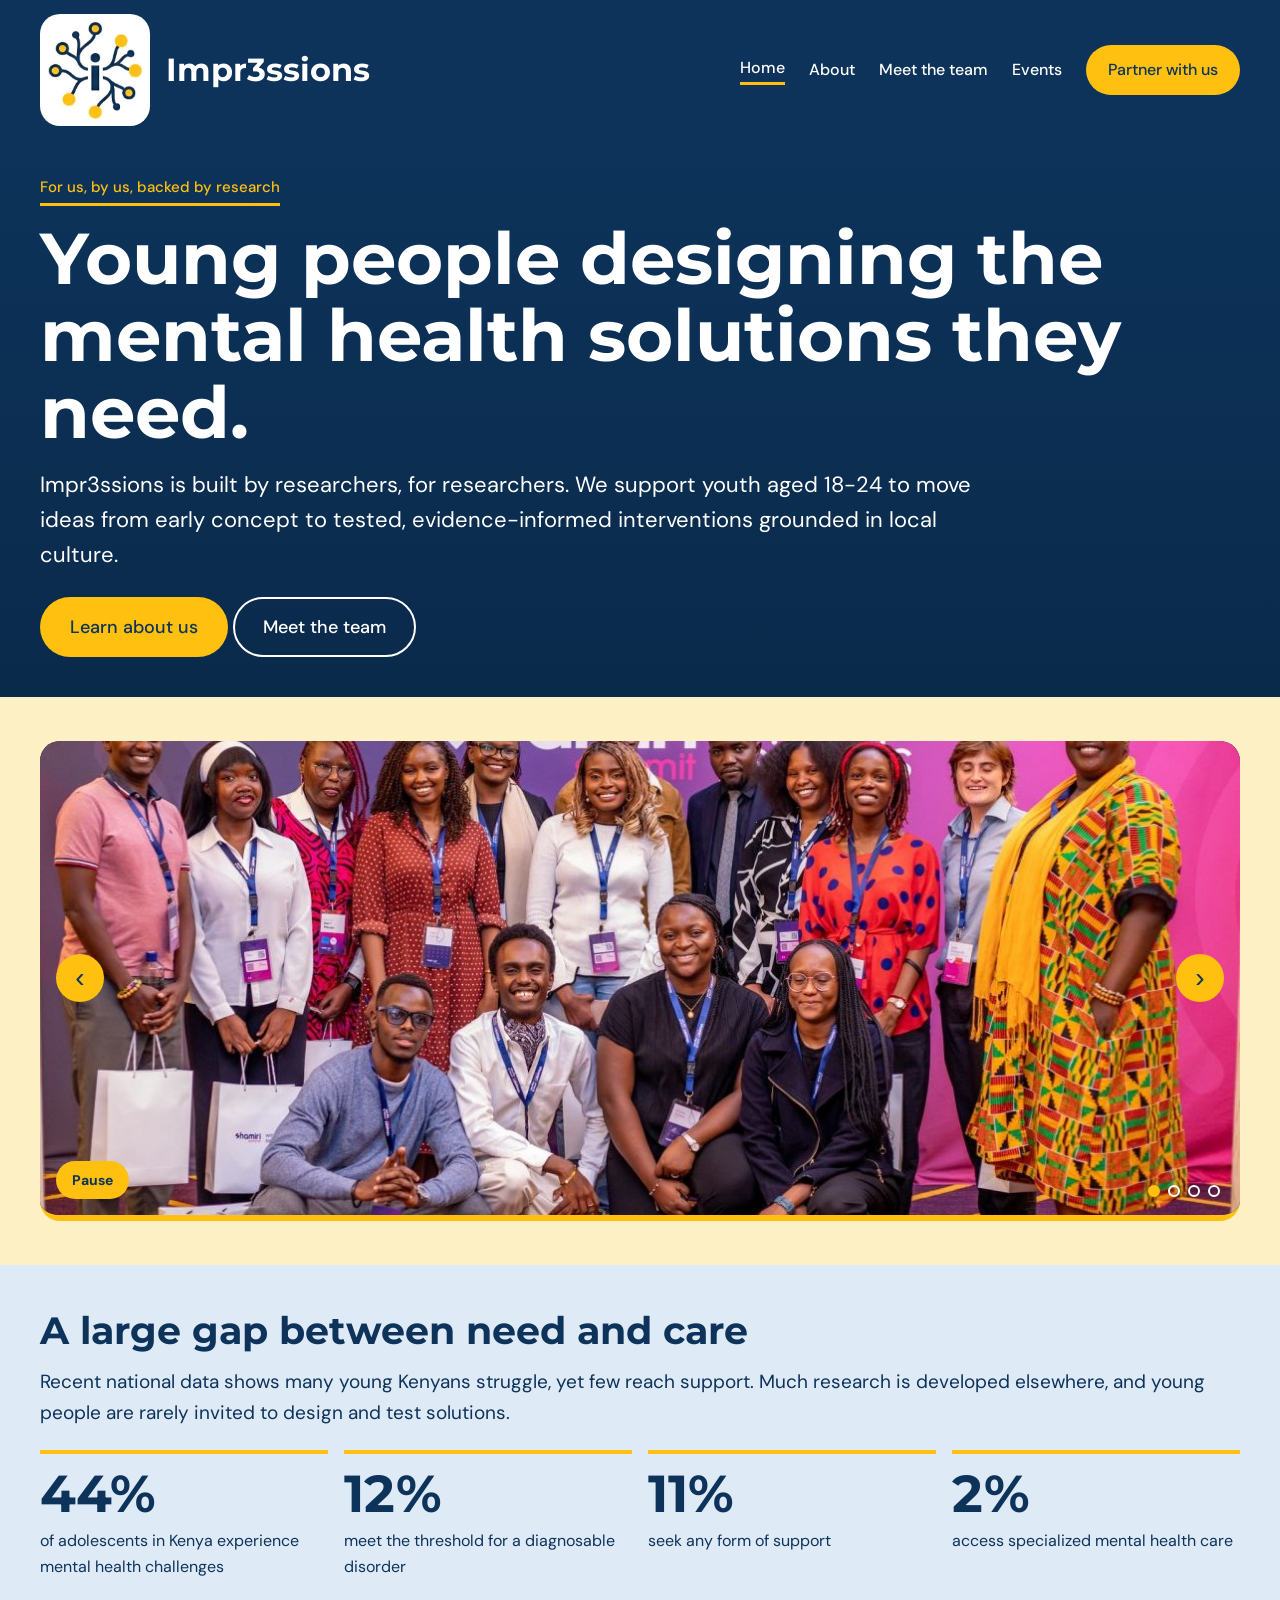
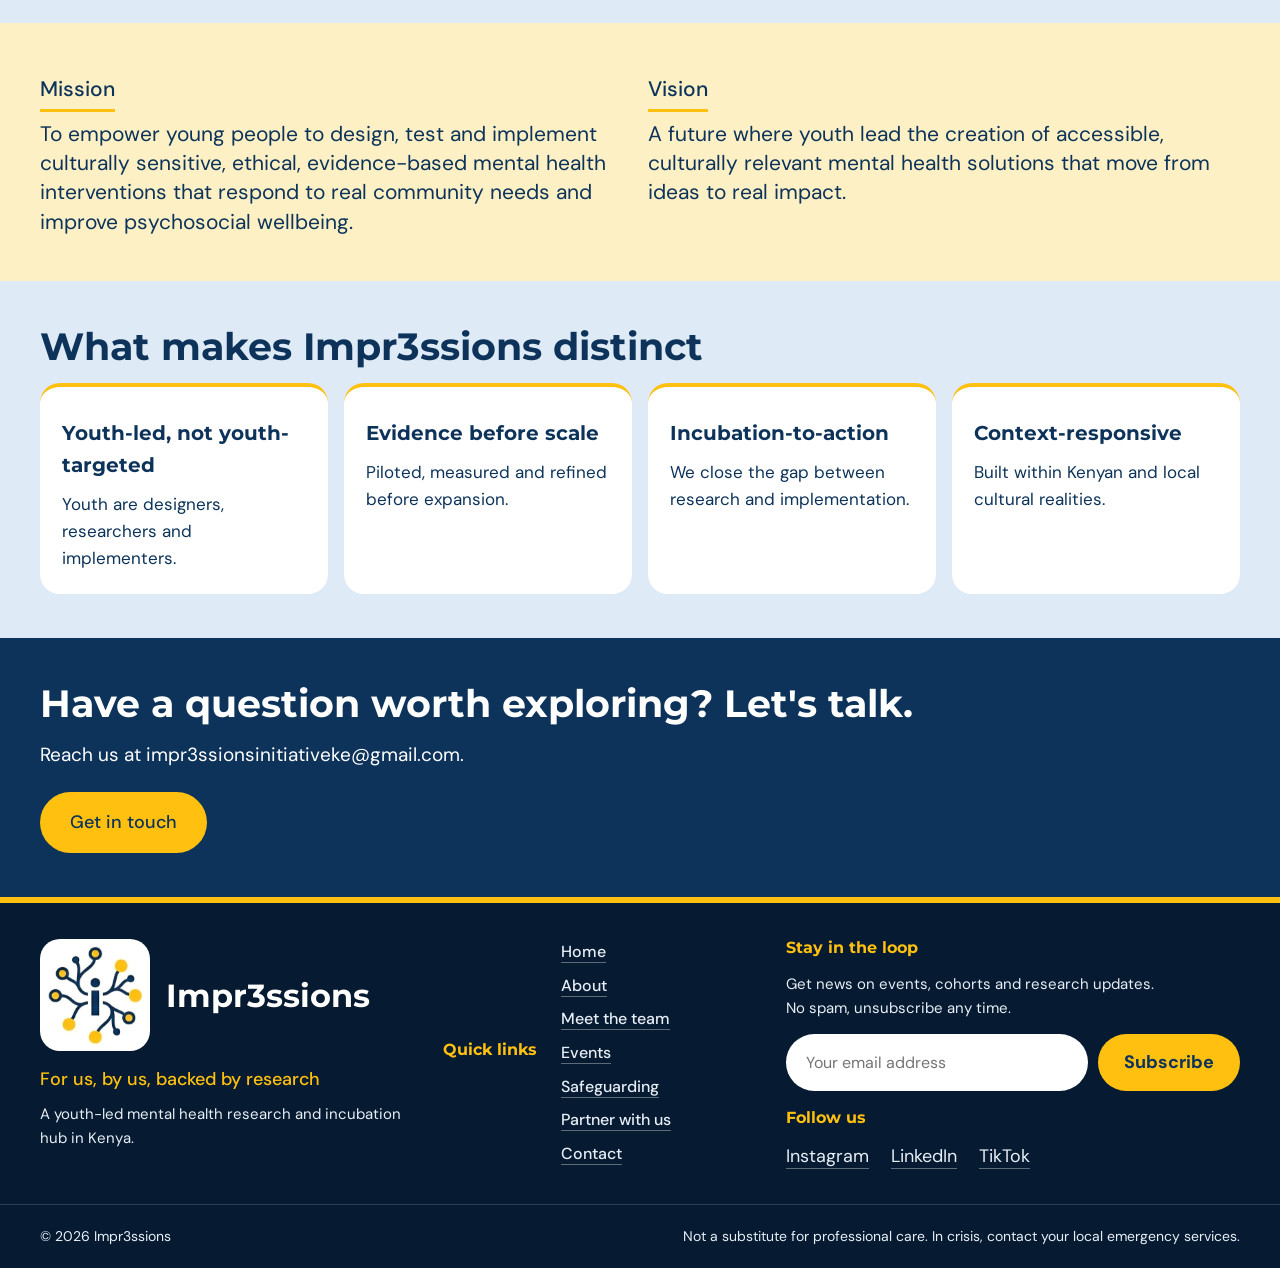
<file: index.html>
<!doctype html>
<html lang="en">
<head>
<meta charset="utf-8">
<meta name="viewport" content="width=device-width, initial-scale=1">
<title>Impr3ssions | Youth-led mental health research hub</title>
<meta name="description" content="Youth-led mental health research and incubation hub in Kenya.">
<meta name="theme-color" content="#0D335A">
<link rel="preconnect" href="https://fonts.googleapis.com">
<link rel="preconnect" href="https://fonts.gstatic.com" crossorigin>
<link rel="stylesheet" href="https://fonts.googleapis.com/css2?family=Montserrat:wght@500;700&family=DM+Sans:wght@400;500&display=swap">
<link rel="icon" type="image/jpeg" href="impressionslogo.jpeg">
<link rel="stylesheet" href="style.css">
</head>
<body>
<header><div class="wrap"><a class="logo" href="index.html"><span class="logo-mark" role="img" aria-label="Impr3ssions logo"></span>Impr3ssions</a><nav aria-label="Main"><a href="index.html" class=on aria-current=page>Home</a><a href="about.html">About</a><a href="team.html">Meet the team</a><a href="events.html">Events</a><a class="pill" href="mailto:impr3ssionsinitiativeke@gmail.com">Partner with us</a></nav></div></header>
<main>
<section class="hero"><div class="wrap"><p class="kicker">For us, by us, backed by research</p><h1>Young people designing the mental health solutions they need.</h1><p class="lead">Impr3ssions is built by researchers, for researchers. We support youth aged 18-24 to move ideas from early concept to tested, evidence-informed interventions grounded in local culture.</p><a class="btn" href="about.html">Learn about us</a> <a class="btn line" href="team.html">Meet the team</a></div></section>
<section class="sec" id="gallery" aria-label="Photo gallery"><div class="wrap">
<div class="slider" id="slider" role="region" aria-roledescription="carousel" aria-label="Impr3ssions photos">
<figure class="slide on"><img src="images/Slide%201.jpeg" alt="Impr3ssions photo 1" loading="eager" onerror="this.style.display='none'"></figure>
<figure class="slide"><img src="images/Slide%202.jpeg" alt="Impr3ssions photo 2" loading="eager" onerror="this.style.display='none'"></figure>
<figure class="slide"><img src="images/Slide%203.jpeg" alt="Impr3ssions photo 3" loading="eager" onerror="this.style.display='none'"></figure>
<figure class="slide"><img src="images/Slide%204.jpeg" alt="Impr3ssions photo 4" loading="eager" onerror="this.style.display='none'"></figure>
<button class="sbtn prev" type="button" aria-label="Previous photo">&#8249;</button>
<button class="sbtn next" type="button" aria-label="Next photo">&#8250;</button>
<button class="pausebtn" type="button" aria-label="Pause slideshow">Pause</button>
<div class="dots" role="tablist" aria-label="Choose photo"></div>
</div>
</div></section>
<section class="sec white" id="gap"><div class="wrap">
<h2>A large gap between need and care</h2><p class="sub">Recent national data shows many young Kenyans struggle, yet few reach support. Much research is developed elsewhere, and young people are rarely invited to design and test solutions.</p><div class="row"><div class="stat"><b>44%</b><p>of adolescents in Kenya experience mental health challenges</p></div><div class="stat"><b>12%</b><p>meet the threshold for a diagnosable disorder</p></div><div class="stat"><b>11%</b><p>seek any form of support</p></div><div class="stat"><b>2%</b><p>access specialized mental health care</p></div></div>
</div></section>
<section class="sec " id="mission"><div class="wrap">
<div class="row"><div class="mv"><p class="kicker">Mission</p><p>To empower young people to design, test and implement culturally sensitive, ethical, evidence-based mental health interventions that respond to real community needs and improve psychosocial wellbeing.</p></div><div class="mv"><p class="kicker">Vision</p><p>A future where youth lead the creation of accessible, culturally relevant mental health solutions that move from ideas to real impact.</p></div></div>
</div></section>
<section class="sec white" id="distinct"><div class="wrap">
<h2>What makes Impr3ssions distinct</h2><div class="row"><div class="card "><div class="num"></div><h3>Youth-led, not youth-targeted</h3><p>Youth are designers, researchers and implementers.</p></div><div class="card "><div class="num"></div><h3>Evidence before scale</h3><p>Piloted, measured and refined before expansion.</p></div><div class="card "><div class="num"></div><h3>Incubation-to-action</h3><p>We close the gap between research and implementation.</p></div><div class="card "><div class="num"></div><h3>Context-responsive</h3><p>Built within Kenyan and local cultural realities.</p></div></div>
</div></section>
<section class="sec dark" id="join"><div class="wrap">
<h2>Have a question worth exploring? Let's talk.</h2><p class="sub">Reach us at impr3ssionsinitiativeke@gmail.com.</p><a class="btn mint" href="https://mail.google.com/mail/?view=cm&amp;fs=1&amp;to=impr3ssionsinitiativeke@gmail.com&amp;su=Enquiry%20from%20the%20Impr3ssions%20website" target="_blank" rel="noopener">Get in touch</a>
</div></section>
</main>
<footer>
<div class="wrap fgrid">
<div class="fcol fbrand"><a class="logo flogo" href="index.html"><span class="logo-mark" role="img" aria-label="Impr3ssions logo"></span>Impr3ssions</a>
<p class="ftag">For us, by us, backed by research</p>
<p class="fsmall">A youth-led mental health research and incubation hub in Kenya.</p></div>
<nav class="fcol" aria-label="Quick links"><h2>Quick links</h2><ul>
<li><a href="index.html">Home</a></li><li><a href="about.html">About</a></li><li><a href="team.html">Meet the team</a></li><li><a href="events.html">Events</a></li><li><a href="about.html#ethics">Safeguarding</a></li><li><a href="about.html#partner">Partner with us</a></li><li><a href="mailto:impr3ssionsinitiativeke@gmail.com">Contact</a></li></ul></nav>
<div class="fcol fnews"><h2>Stay in the loop</h2>
<p class="fsmall">Get news on events, cohorts and research updates. No spam, unsubscribe any time.</p>
<form class="news" action="https://formspree.io/f/YOUR_FORM_ID" method="post">
<label for="nl-email" class="sr">Email address</label>
<input id="nl-email" type="email" name="email" placeholder="Your email address" required autocomplete="email">
<button type="submit">Subscribe</button></form>
<h2 class="fsoc">Follow us</h2>
<ul class="socials"><li><a href="https://www.instagram.com/impr3ssions.initiative/" target="_blank" rel="noopener">Instagram</a></li><li><a href="https://www.linkedin.com/company/impr3ssions-initiative-ke" target="_blank" rel="noopener">LinkedIn</a></li><li><a href="https://www.tiktok.com/@impr3ssions.initiative" target="_blank" rel="noopener">TikTok</a></li></ul></div>
</div>
<div class="fbar"><div class="wrap"><span>&copy; 2026 Impr3ssions</span><span>Not a substitute for professional care. In crisis, contact your local emergency services.</span></div></div>
</footer>
<script>
(function(){
var box=document.getElementById("slider");if(!box)return;
var slides=box.querySelectorAll(".slide"),dots=box.querySelector(".dots"),pb=box.querySelector(".pausebtn"),i=0,timer=null,paused=false,SECONDS=5;
slides.forEach(function(s,n){var b=document.createElement("button");b.type="button";b.setAttribute("role","tab");b.setAttribute("aria-label","Photo "+(n+1));b.addEventListener("click",function(){show(n);restart()});dots.appendChild(b)});
function show(n){i=(n+slides.length)%slides.length;slides.forEach(function(s,k){s.classList.toggle("on",k===i);s.setAttribute("aria-hidden",k!==i)});
dots.querySelectorAll("button").forEach(function(b,k){b.setAttribute("aria-selected",k===i)})}
function start(){stop();if(!paused&&slides.length>1)timer=setInterval(function(){show(i+1)},SECONDS*1000)}
function stop(){if(timer){clearInterval(timer);timer=null}}
function restart(){start()}
box.querySelector(".prev").addEventListener("click",function(){show(i-1);restart()});
box.querySelector(".next").addEventListener("click",function(){show(i+1);restart()});
pb.addEventListener("click",function(){paused=!paused;pb.textContent=paused?"Play":"Pause";pb.setAttribute("aria-label",paused?"Play slideshow":"Pause slideshow");paused?stop():start()});
var x=null;box.addEventListener("touchstart",function(e){x=e.touches[0].clientX},{passive:true});
box.addEventListener("touchend",function(e){if(x===null)return;var d=e.changedTouches[0].clientX-x;if(Math.abs(d)>40){show(d<0?i+1:i-1);restart()}x=null});
show(0);start();
})();
</script>
</body>
</html>
</file>
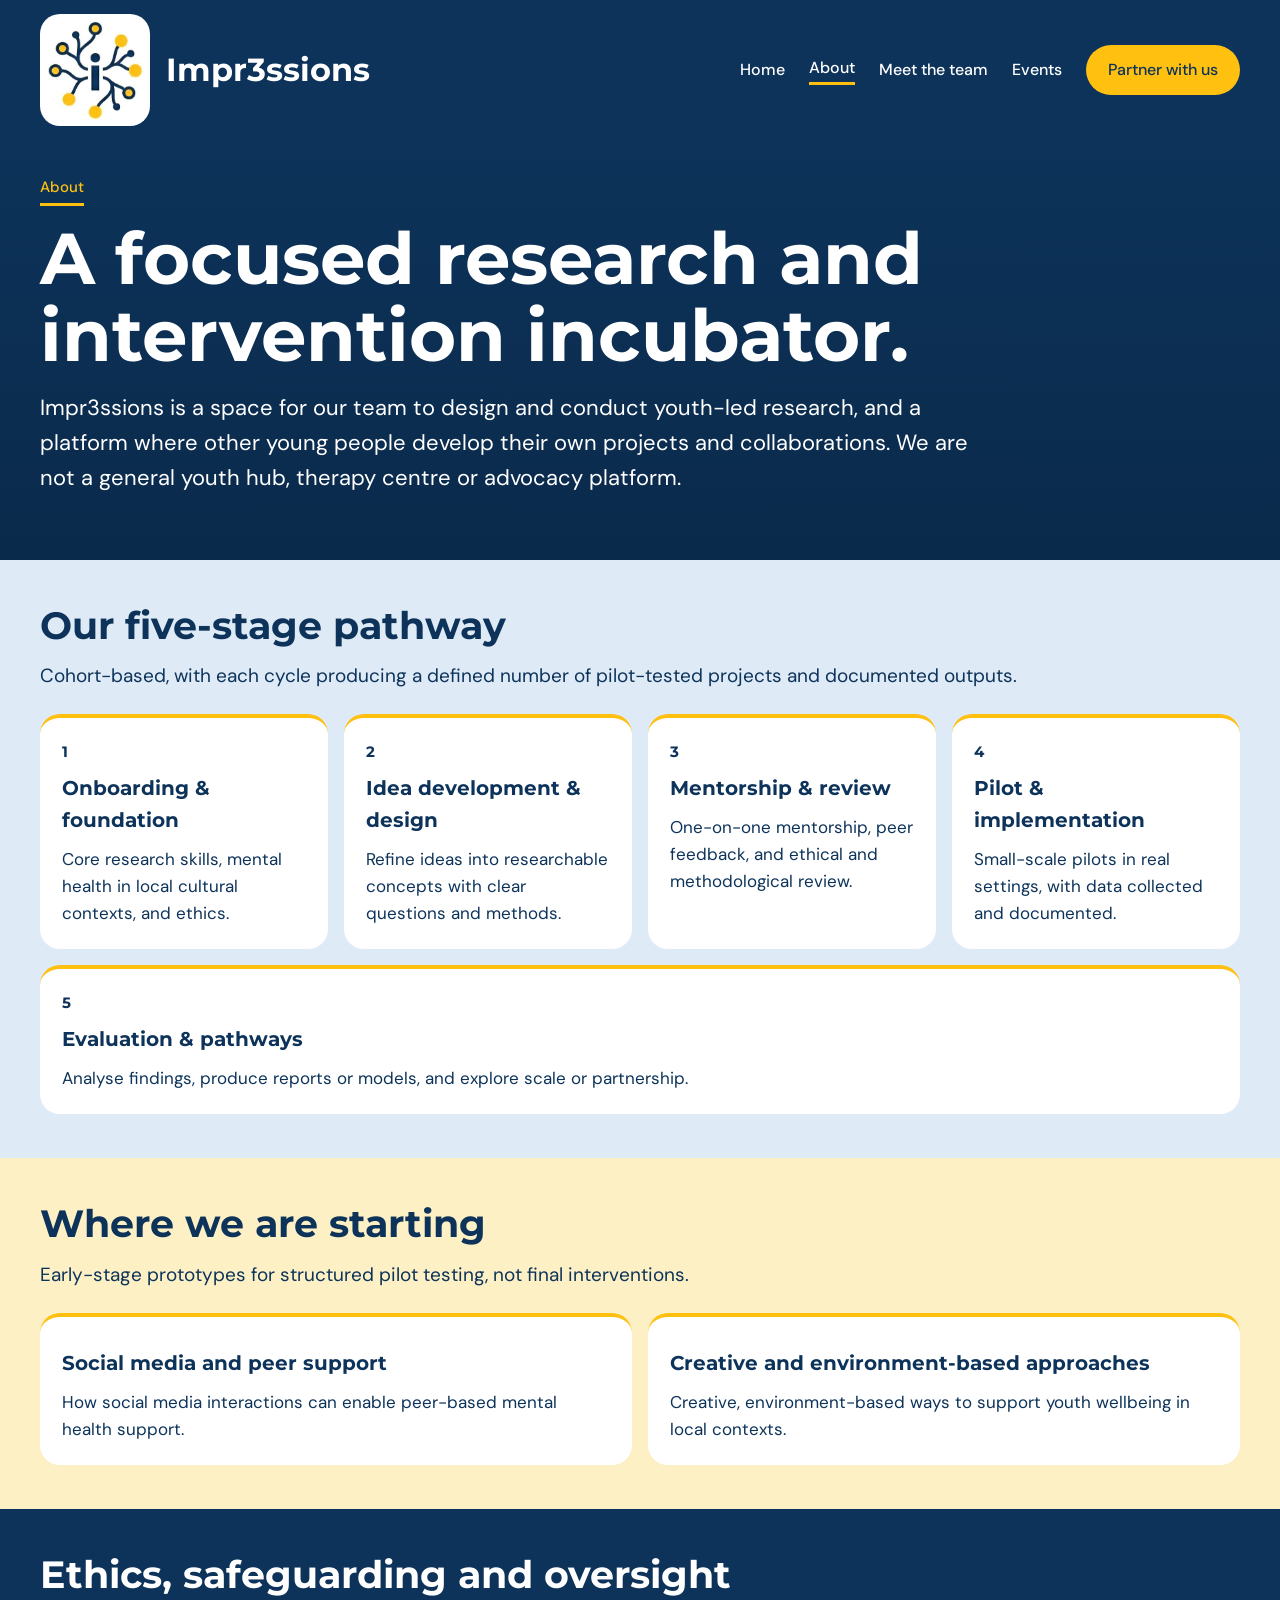
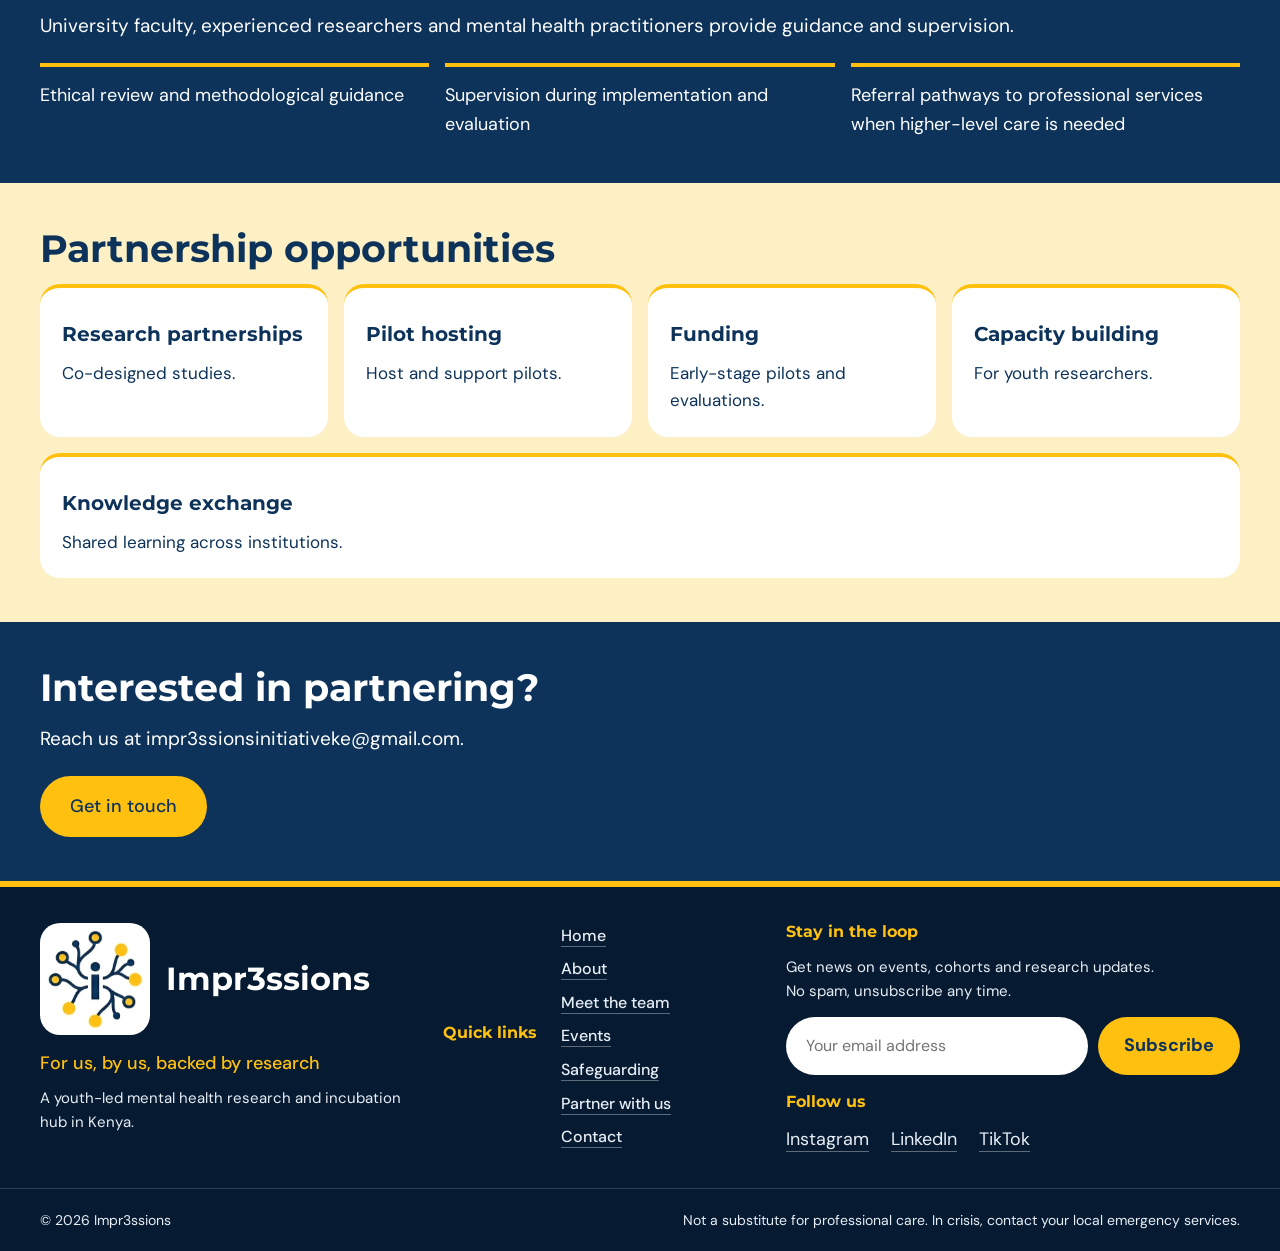
<file: About.html>
<!doctype html>
<html lang="en">
<head>
<meta charset="utf-8">
<meta name="viewport" content="width=device-width, initial-scale=1">
<title>About | Impr3ssions</title>
<meta name="description" content="Our mission, pathway, safeguarding and partnerships.">
<link rel="preconnect" href="https://fonts.googleapis.com">
<link rel="preconnect" href="https://fonts.gstatic.com" crossorigin>
<link rel="stylesheet" href="https://fonts.googleapis.com/css2?family=Montserrat:wght@500;700&family=DM+Sans:wght@400;500&display=swap">
<link rel="icon" type="image/jpeg" href="impressionslogo.jpeg">
<link rel="stylesheet" href="style.css">
</head>
<body>
<header><div class="wrap"><a class="logo" href="index.html"><span class="logo-mark" role="img" aria-label="Impr3ssions logo"></span>Impr3ssions</a><nav aria-label="Main"><a href="index.html">Home</a><a href="about.html" class=on aria-current=page>About</a><a href="team.html">Meet the team</a><a href="events.html">Events</a><a class="pill" href="mailto:impr3ssionsinitiativeke@gmail.com">Partner with us</a></nav></div></header>
<main>
<section class="hero"><div class="wrap"><p class="kicker">About</p><h1>A focused research and intervention incubator.</h1><p class="lead">Impr3ssions is a space for our team to design and conduct youth-led research, and a platform where other young people develop their own projects and collaborations. We are not a general youth hub, therapy centre or advocacy platform.</p></div></section><section class="sec white" id="pathway"><div class="wrap">
<h2>Our five-stage pathway</h2><p class="sub">Cohort-based, with each cycle producing a defined number of pilot-tested projects and documented outputs.</p><div class="row"><div class="card "><div class="num">1</div><h3>Onboarding &amp; foundation</h3><p>Core research skills, mental health in local cultural contexts, and ethics.</p></div><div class="card "><div class="num">2</div><h3>Idea development &amp; design</h3><p>Refine ideas into researchable concepts with clear questions and methods.</p></div><div class="card "><div class="num">3</div><h3>Mentorship &amp; review</h3><p>One-on-one mentorship, peer feedback, and ethical and methodological review.</p></div><div class="card "><div class="num">4</div><h3>Pilot &amp; implementation</h3><p>Small-scale pilots in real settings, with data collected and documented.</p></div><div class="card "><div class="num">5</div><h3>Evaluation &amp; pathways</h3><p>Analyse findings, produce reports or models, and explore scale or partnership.</p></div></div>
</div></section><section class="sec " id="focus"><div class="wrap">
<h2>Where we are starting</h2><p class="sub">Early-stage prototypes for structured pilot testing, not final interventions.</p><div class="row"><div class="card w"><div class="num"></div><h3>Social media and peer support</h3><p>How social media interactions can enable peer-based mental health support.</p></div><div class="card w"><div class="num"></div><h3>Creative and environment-based approaches</h3><p>Creative, environment-based ways to support youth wellbeing in local contexts.</p></div></div>
</div></section><section class="sec dark" id="ethics"><div class="wrap">
<h2>Ethics, safeguarding and oversight</h2><p class="sub">University faculty, experienced researchers and mental health practitioners provide guidance and supervision.</p><div class="row"><div class="rule">Ethical review and methodological guidance</div><div class="rule">Supervision during implementation and evaluation</div><div class="rule">Referral pathways to professional services when higher-level care is needed</div></div>
</div></section><section class="sec " id="partner"><div class="wrap">
<h2>Partnership opportunities</h2><div class="row"><div class="card w"><div class="num"></div><h3>Research partnerships</h3><p>Co-designed studies.</p></div><div class="card w"><div class="num"></div><h3>Pilot hosting</h3><p>Host and support pilots.</p></div><div class="card w"><div class="num"></div><h3>Funding</h3><p>Early-stage pilots and evaluations.</p></div><div class="card w"><div class="num"></div><h3>Capacity building</h3><p>For youth researchers.</p></div><div class="card w"><div class="num"></div><h3>Knowledge exchange</h3><p>Shared learning across institutions.</p></div></div>
</div></section>
<section class="sec dark" id="join"><div class="wrap">
<h2>Interested in partnering?</h2><p class="sub">Reach us at impr3ssionsinitiativeke@gmail.com.</p><a class="btn mint" href="https://mail.google.com/mail/?view=cm&amp;fs=1&amp;to=impr3ssionsinitiativeke@gmail.com&amp;su=Enquiry%20from%20the%20Impr3ssions%20website" target="_blank" rel="noopener">Get in touch</a>
</div></section>
</main>
<footer>
<div class="wrap fgrid">
<div class="fcol fbrand"><a class="logo flogo" href="index.html"><span class="logo-mark" role="img" aria-label="Impr3ssions logo"></span>Impr3ssions</a>
<p class="ftag">For us, by us, backed by research</p>
<p class="fsmall">A youth-led mental health research and incubation hub in Kenya.</p></div>
<nav class="fcol" aria-label="Quick links"><h2>Quick links</h2><ul>
<li><a href="index.html">Home</a></li><li><a href="about.html">About</a></li><li><a href="team.html">Meet the team</a></li><li><a href="events.html">Events</a></li><li><a href="about.html#ethics">Safeguarding</a></li><li><a href="about.html#partner">Partner with us</a></li><li><a href="mailto:impr3ssionsinitiativeke@gmail.com">Contact</a></li></ul></nav>
<div class="fcol fnews"><h2>Stay in the loop</h2>
<p class="fsmall">Get news on events, cohorts and research updates. No spam, unsubscribe any time.</p>
<form class="news" action="https://formspree.io/f/YOUR_FORM_ID" method="post">
<label for="nl-email" class="sr">Email address</label>
<input id="nl-email" type="email" name="email" placeholder="Your email address" required autocomplete="email">
<button type="submit">Subscribe</button></form>
<h2 class="fsoc">Follow us</h2>
<ul class="socials"><li><a href="https://www.instagram.com/impr3ssions.initiative/" target="_blank" rel="noopener">Instagram</a></li><li><a href="https://www.linkedin.com/company/impr3ssions-initiative-ke" target="_blank" rel="noopener">LinkedIn</a></li><li><a href="https://www.tiktok.com/@impr3ssions.initiative" target="_blank" rel="noopener">TikTok</a></li></ul></div>
</div>
<div class="fbar"><div class="wrap"><span>&copy; 2026 Impr3ssions</span><span>Not a substitute for professional care. In crisis, contact your local emergency services.</span></div></div>
</footer>
</body>
</html>
</file>
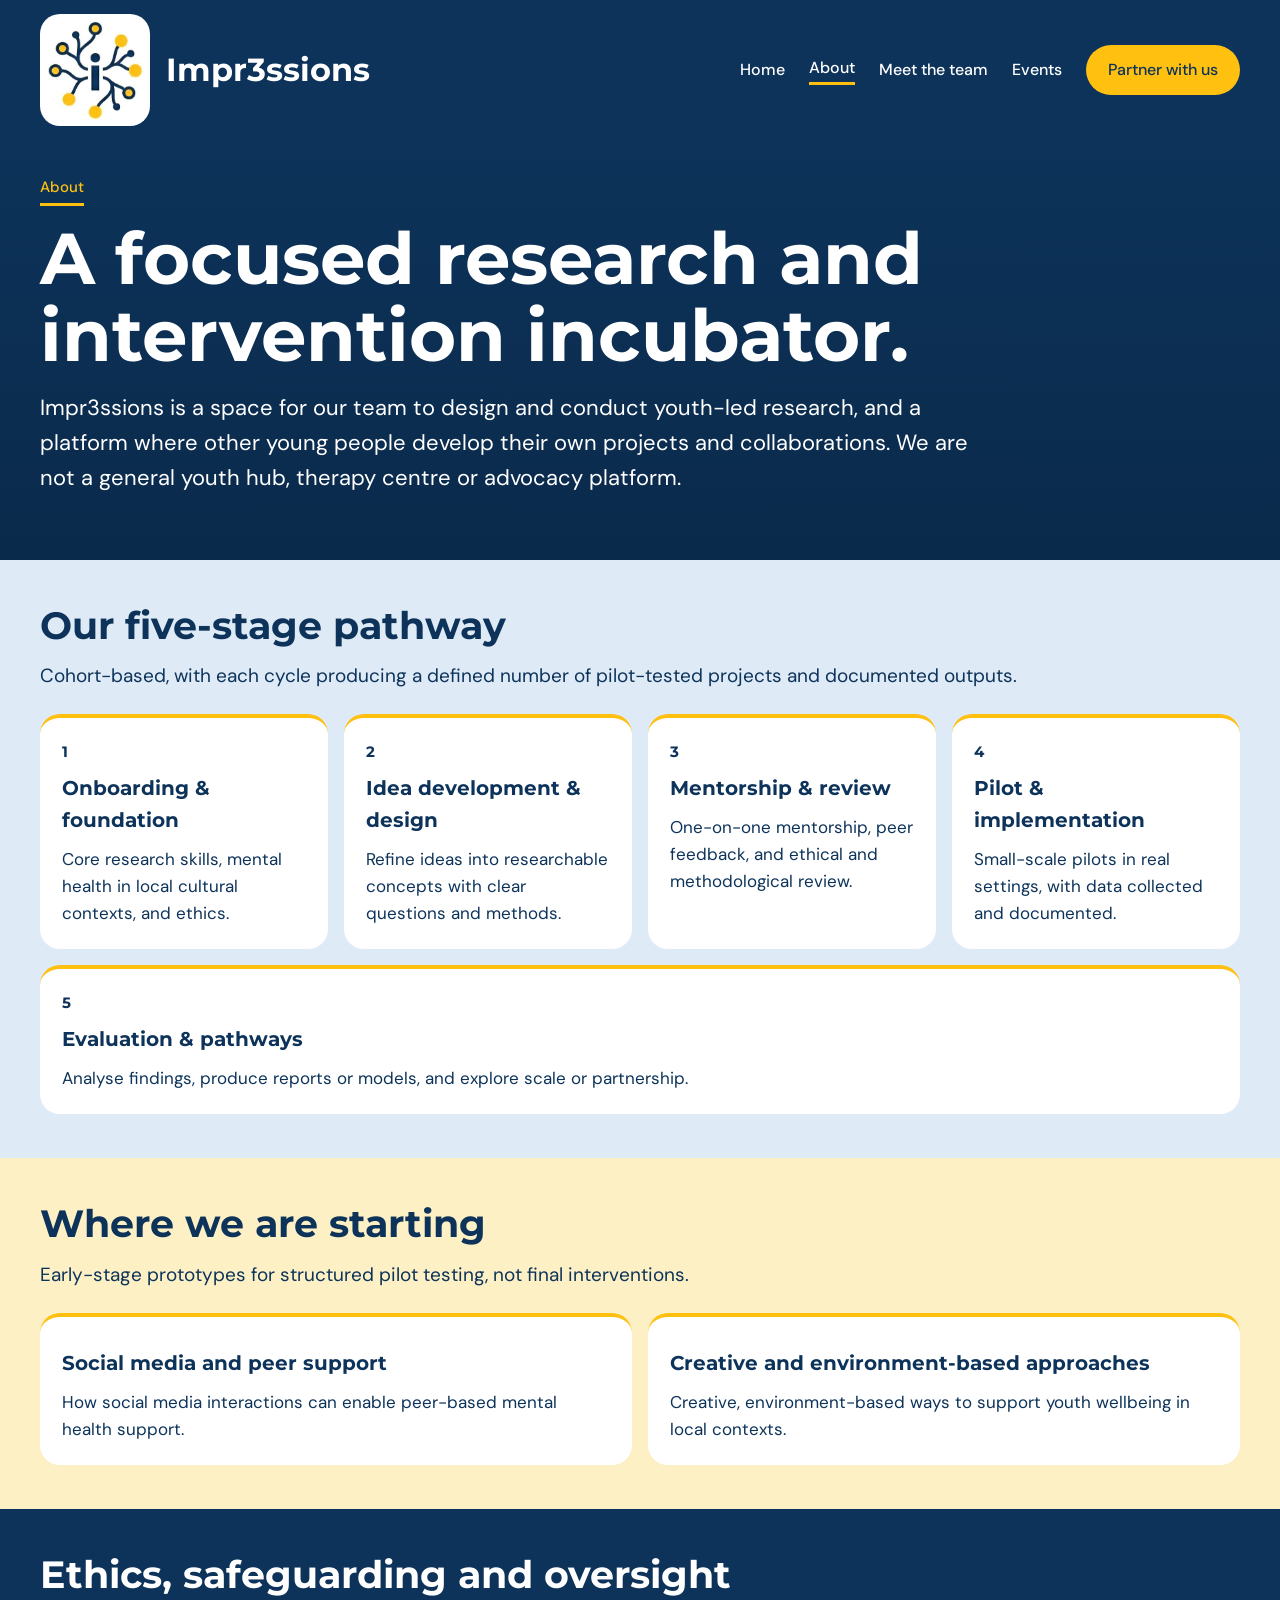
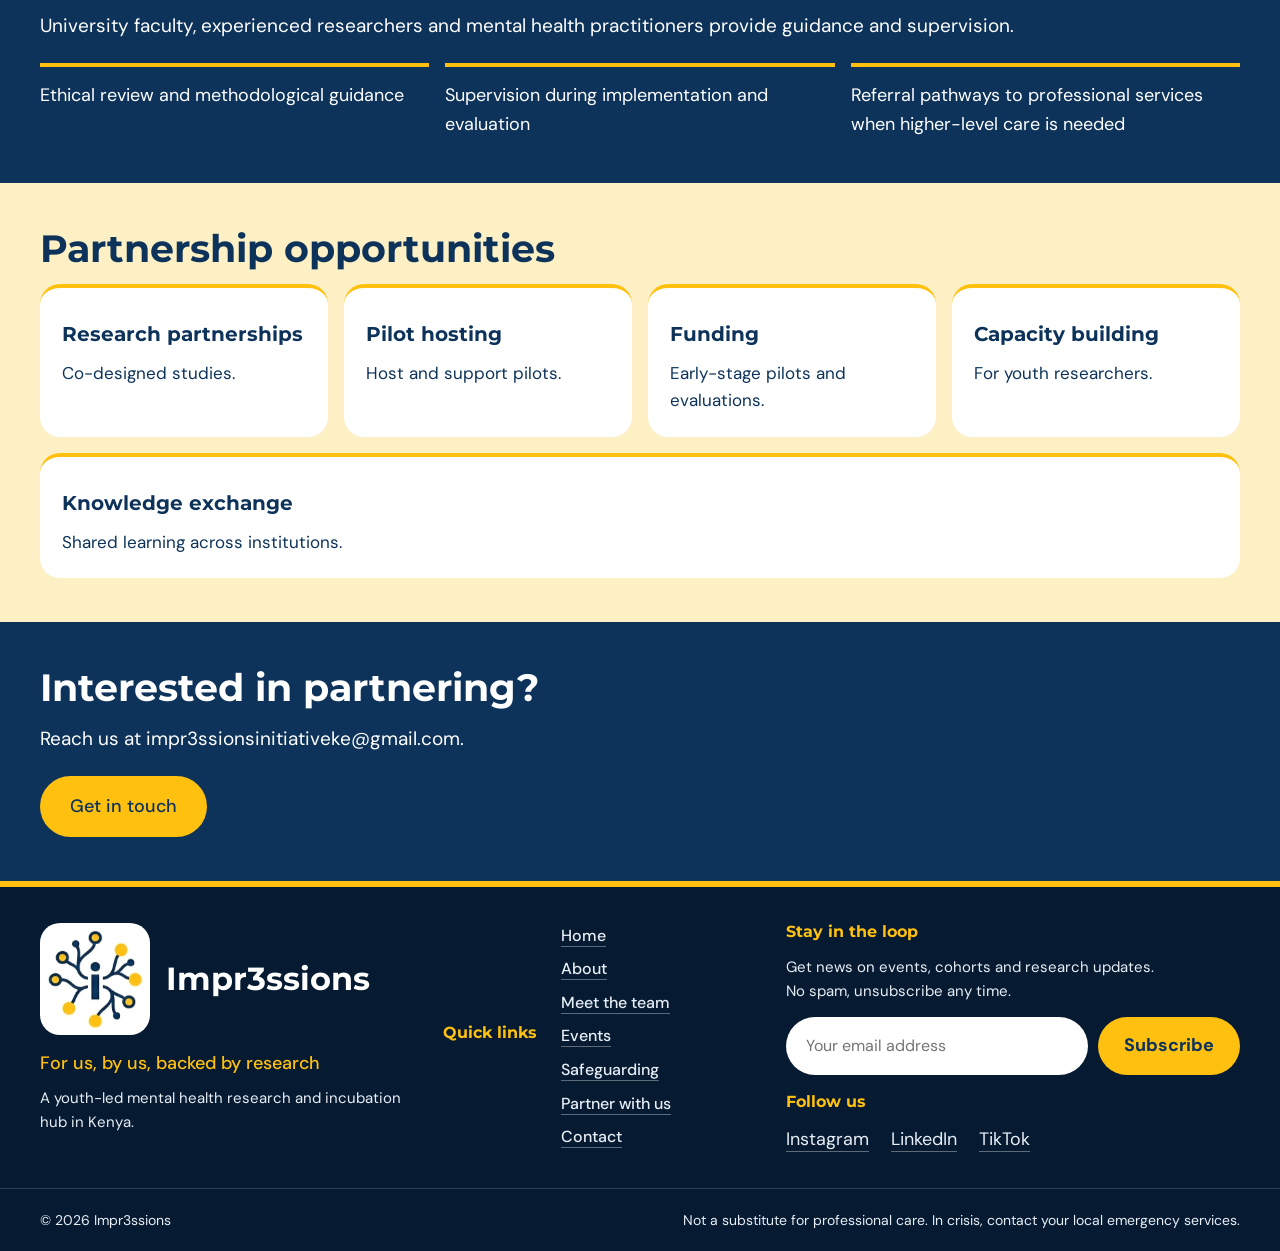
<file: about.html>
<!doctype html>
<html lang="en">
<head>
<meta charset="utf-8">
<meta name="viewport" content="width=device-width, initial-scale=1">
<title>About | Impr3ssions</title>
<meta name="description" content="Our mission, pathway, safeguarding and partnerships.">
<meta name="theme-color" content="#0D335A">
<link rel="preconnect" href="https://fonts.googleapis.com">
<link rel="preconnect" href="https://fonts.gstatic.com" crossorigin>
<link rel="stylesheet" href="https://fonts.googleapis.com/css2?family=Montserrat:wght@500;700&family=DM+Sans:wght@400;500&display=swap">
<link rel="icon" type="image/jpeg" href="impressionslogo.jpeg">
<link rel="stylesheet" href="style.css">
</head>
<body>
<header><div class="wrap"><a class="logo" href="index.html"><span class="logo-mark" role="img" aria-label="Impr3ssions logo"></span>Impr3ssions</a><nav aria-label="Main"><a href="index.html">Home</a><a href="about.html" class=on aria-current=page>About</a><a href="team.html">Meet the team</a><a href="events.html">Events</a><a class="pill" href="mailto:impr3ssionsinitiativeke@gmail.com">Partner with us</a></nav></div></header>
<main>
<section class="hero"><div class="wrap"><p class="kicker">About</p><h1>A focused research and intervention incubator.</h1><p class="lead">Impr3ssions is a space for our team to design and conduct youth-led research, and a platform where other young people develop their own projects and collaborations. We are not a general youth hub, therapy centre or advocacy platform.</p></div></section><section class="sec white" id="pathway"><div class="wrap">
<h2>Our five-stage pathway</h2><p class="sub">Cohort-based, with each cycle producing a defined number of pilot-tested projects and documented outputs.</p><div class="row"><div class="card "><div class="num">1</div><h3>Onboarding &amp; foundation</h3><p>Core research skills, mental health in local cultural contexts, and ethics.</p></div><div class="card "><div class="num">2</div><h3>Idea development &amp; design</h3><p>Refine ideas into researchable concepts with clear questions and methods.</p></div><div class="card "><div class="num">3</div><h3>Mentorship &amp; review</h3><p>One-on-one mentorship, peer feedback, and ethical and methodological review.</p></div><div class="card "><div class="num">4</div><h3>Pilot &amp; implementation</h3><p>Small-scale pilots in real settings, with data collected and documented.</p></div><div class="card "><div class="num">5</div><h3>Evaluation &amp; pathways</h3><p>Analyse findings, produce reports or models, and explore scale or partnership.</p></div></div>
</div></section><section class="sec " id="focus"><div class="wrap">
<h2>Where we are starting</h2><p class="sub">Early-stage prototypes for structured pilot testing, not final interventions.</p><div class="row"><div class="card w"><div class="num"></div><h3>Social media and peer support</h3><p>How social media interactions can enable peer-based mental health support.</p></div><div class="card w"><div class="num"></div><h3>Creative and environment-based approaches</h3><p>Creative, environment-based ways to support youth wellbeing in local contexts.</p></div></div>
</div></section><section class="sec dark" id="ethics"><div class="wrap">
<h2>Ethics, safeguarding and oversight</h2><p class="sub">University faculty, experienced researchers and mental health practitioners provide guidance and supervision.</p><div class="row"><div class="rule">Ethical review and methodological guidance</div><div class="rule">Supervision during implementation and evaluation</div><div class="rule">Referral pathways to professional services when higher-level care is needed</div></div>
</div></section><section class="sec " id="partner"><div class="wrap">
<h2>Partnership opportunities</h2><div class="row"><div class="card w"><div class="num"></div><h3>Research partnerships</h3><p>Co-designed studies.</p></div><div class="card w"><div class="num"></div><h3>Pilot hosting</h3><p>Host and support pilots.</p></div><div class="card w"><div class="num"></div><h3>Funding</h3><p>Early-stage pilots and evaluations.</p></div><div class="card w"><div class="num"></div><h3>Capacity building</h3><p>For youth researchers.</p></div><div class="card w"><div class="num"></div><h3>Knowledge exchange</h3><p>Shared learning across institutions.</p></div></div>
</div></section>
<section class="sec dark" id="join"><div class="wrap">
<h2>Interested in partnering?</h2><p class="sub">Reach us at impr3ssionsinitiativeke@gmail.com.</p><a class="btn mint" href="https://mail.google.com/mail/?view=cm&amp;fs=1&amp;to=impr3ssionsinitiativeke@gmail.com&amp;su=Enquiry%20from%20the%20Impr3ssions%20website" target="_blank" rel="noopener">Get in touch</a>
</div></section>
</main>
<footer>
<div class="wrap fgrid">
<div class="fcol fbrand"><a class="logo flogo" href="index.html"><span class="logo-mark" role="img" aria-label="Impr3ssions logo"></span>Impr3ssions</a>
<p class="ftag">For us, by us, backed by research</p>
<p class="fsmall">A youth-led mental health research and incubation hub in Kenya.</p></div>
<nav class="fcol" aria-label="Quick links"><h2>Quick links</h2><ul>
<li><a href="index.html">Home</a></li><li><a href="about.html">About</a></li><li><a href="team.html">Meet the team</a></li><li><a href="events.html">Events</a></li><li><a href="about.html#ethics">Safeguarding</a></li><li><a href="about.html#partner">Partner with us</a></li><li><a href="mailto:impr3ssionsinitiativeke@gmail.com">Contact</a></li></ul></nav>
<div class="fcol fnews"><h2>Stay in the loop</h2>
<p class="fsmall">Get news on events, cohorts and research updates. No spam, unsubscribe any time.</p>
<form class="news" action="https://formspree.io/f/YOUR_FORM_ID" method="post">
<label for="nl-email" class="sr">Email address</label>
<input id="nl-email" type="email" name="email" placeholder="Your email address" required autocomplete="email">
<button type="submit">Subscribe</button></form>
<h2 class="fsoc">Follow us</h2>
<ul class="socials"><li><a href="https://www.instagram.com/impr3ssions.initiative/" target="_blank" rel="noopener">Instagram</a></li><li><a href="https://www.linkedin.com/company/impr3ssions-initiative-ke" target="_blank" rel="noopener">LinkedIn</a></li><li><a href="https://www.tiktok.com/@impr3ssions.initiative" target="_blank" rel="noopener">TikTok</a></li></ul></div>
</div>
<div class="fbar"><div class="wrap"><span>&copy; 2026 Impr3ssions</span><span>Not a substitute for professional care. In crisis, contact your local emergency services.</span></div></div>
</footer>
</body>
</html>
</file>
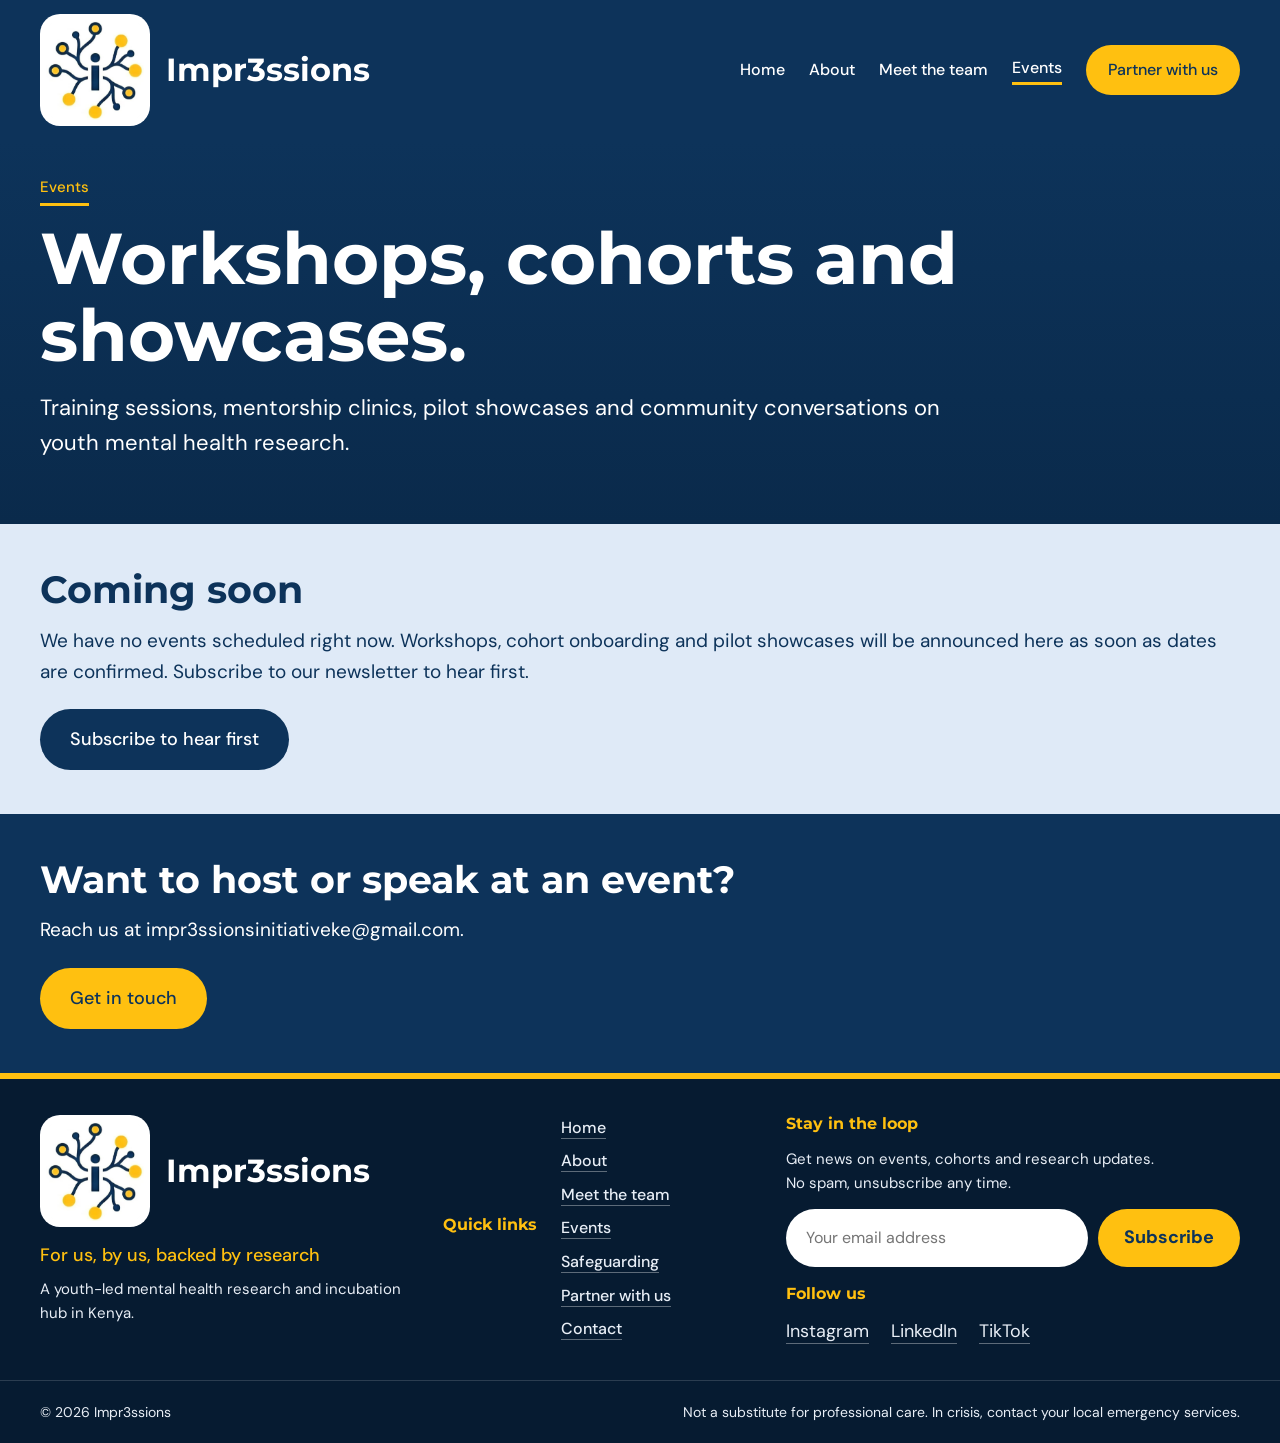
<file: Events.html>
<!doctype html>
<html lang="en">
<head>
<meta charset="utf-8">
<meta name="viewport" content="width=device-width, initial-scale=1">
<title>Events | Impr3ssions</title>
<meta name="description" content="Workshops, cohorts and showcases.">
<link rel="preconnect" href="https://fonts.googleapis.com">
<link rel="preconnect" href="https://fonts.gstatic.com" crossorigin>
<link rel="stylesheet" href="https://fonts.googleapis.com/css2?family=Montserrat:wght@500;700&family=DM+Sans:wght@400;500&display=swap">
<link rel="icon" type="image/jpeg" href="impressionslogo.jpeg">
<link rel="stylesheet" href="style.css">
</head>
<body>
<header><div class="wrap"><a class="logo" href="index.html"><span class="logo-mark" role="img" aria-label="Impr3ssions logo"></span>Impr3ssions</a><nav aria-label="Main"><a href="index.html">Home</a><a href="about.html">About</a><a href="team.html">Meet the team</a><a href="events.html" class=on aria-current=page>Events</a><a class="pill" href="mailto:impr3ssionsinitiativeke@gmail.com">Partner with us</a></nav></div></header>
<main>
<section class="hero"><div class="wrap"><p class="kicker">Events</p><h1>Workshops, cohorts and showcases.</h1><p class="lead">Training sessions, mentorship clinics, pilot showcases and community conversations on youth mental health research.</p></div></section><section class="sec white" id="upcoming"><div class="wrap">
<h2>Coming soon</h2>
<p class="sub">We have no events scheduled right now. Workshops, cohort onboarding and pilot showcases will be announced here as soon as dates are confirmed. Subscribe to our newsletter to hear first.</p>
<a class="btn" href="#nl-email">Subscribe to hear first</a>
</div></section>
<section class="sec dark" id="join"><div class="wrap">
<h2>Want to host or speak at an event?</h2><p class="sub">Reach us at impr3ssionsinitiativeke@gmail.com.</p><a class="btn mint" href="https://mail.google.com/mail/?view=cm&amp;fs=1&amp;to=impr3ssionsinitiativeke@gmail.com&amp;su=Enquiry%20from%20the%20Impr3ssions%20website" target="_blank" rel="noopener">Get in touch</a>
</div></section>
</main>
<footer>
<div class="wrap fgrid">
<div class="fcol fbrand"><a class="logo flogo" href="index.html"><span class="logo-mark" role="img" aria-label="Impr3ssions logo"></span>Impr3ssions</a>
<p class="ftag">For us, by us, backed by research</p>
<p class="fsmall">A youth-led mental health research and incubation hub in Kenya.</p></div>
<nav class="fcol" aria-label="Quick links"><h2>Quick links</h2><ul>
<li><a href="index.html">Home</a></li><li><a href="about.html">About</a></li><li><a href="team.html">Meet the team</a></li><li><a href="events.html">Events</a></li><li><a href="about.html#ethics">Safeguarding</a></li><li><a href="about.html#partner">Partner with us</a></li><li><a href="mailto:impr3ssionsinitiativeke@gmail.com">Contact</a></li></ul></nav>
<div class="fcol fnews"><h2>Stay in the loop</h2>
<p class="fsmall">Get news on events, cohorts and research updates. No spam, unsubscribe any time.</p>
<form class="news" action="https://formspree.io/f/YOUR_FORM_ID" method="post">
<label for="nl-email" class="sr">Email address</label>
<input id="nl-email" type="email" name="email" placeholder="Your email address" required autocomplete="email">
<button type="submit">Subscribe</button></form>
<h2 class="fsoc">Follow us</h2>
<ul class="socials"><li><a href="https://www.instagram.com/impr3ssions.initiative/" target="_blank" rel="noopener">Instagram</a></li><li><a href="https://www.linkedin.com/company/impr3ssions-initiative-ke" target="_blank" rel="noopener">LinkedIn</a></li><li><a href="https://www.tiktok.com/@impr3ssions.initiative" target="_blank" rel="noopener">TikTok</a></li></ul></div>
</div>
<div class="fbar"><div class="wrap"><span>&copy; 2026 Impr3ssions</span><span>Not a substitute for professional care. In crisis, contact your local emergency services.</span></div></div>
</footer>
</body>
</html>
</file>
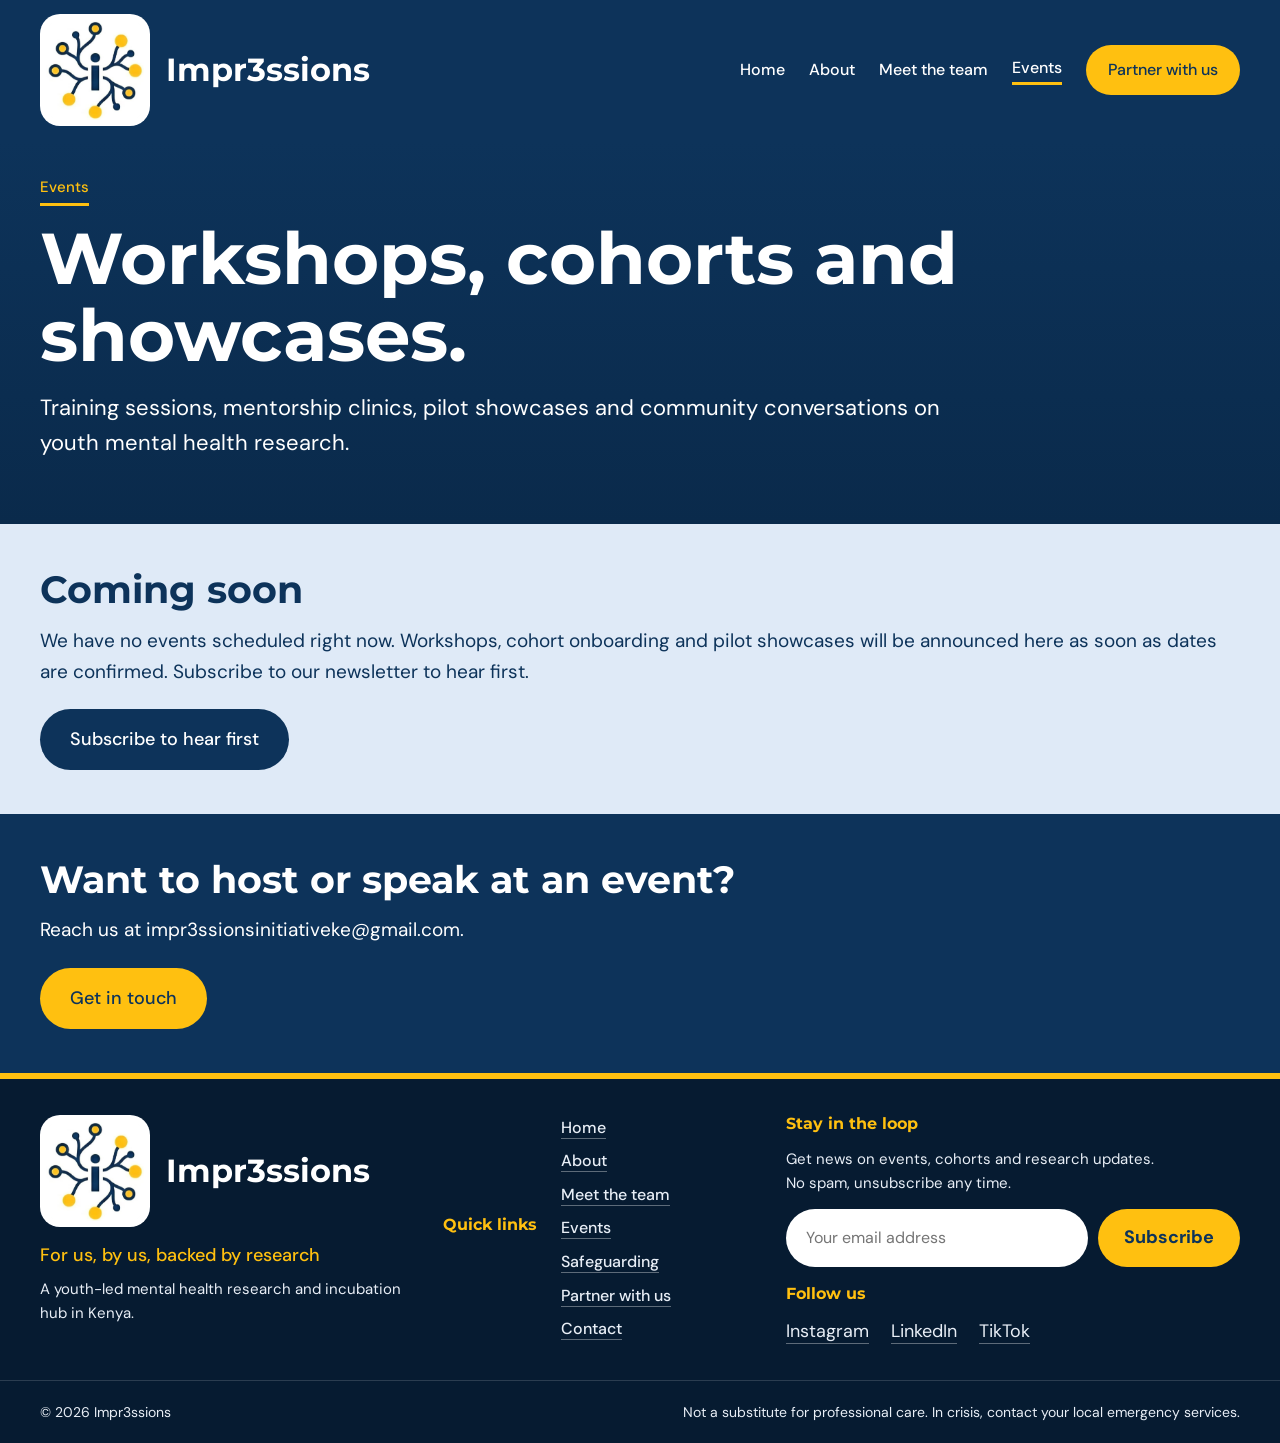
<file: events.html>
<!doctype html>
<html lang="en">
<head>
<meta charset="utf-8">
<meta name="viewport" content="width=device-width, initial-scale=1">
<title>Events | Impr3ssions</title>
<meta name="description" content="Workshops, cohorts and showcases.">
<meta name="theme-color" content="#0D335A">
<link rel="preconnect" href="https://fonts.googleapis.com">
<link rel="preconnect" href="https://fonts.gstatic.com" crossorigin>
<link rel="stylesheet" href="https://fonts.googleapis.com/css2?family=Montserrat:wght@500;700&family=DM+Sans:wght@400;500&display=swap">
<link rel="icon" type="image/jpeg" href="impressionslogo.jpeg">
<link rel="stylesheet" href="style.css">
</head>
<body>
<header><div class="wrap"><a class="logo" href="index.html"><span class="logo-mark" role="img" aria-label="Impr3ssions logo"></span>Impr3ssions</a><nav aria-label="Main"><a href="index.html">Home</a><a href="about.html">About</a><a href="team.html">Meet the team</a><a href="events.html" class=on aria-current=page>Events</a><a class="pill" href="mailto:impr3ssionsinitiativeke@gmail.com">Partner with us</a></nav></div></header>
<main>
<section class="hero"><div class="wrap"><p class="kicker">Events</p><h1>Workshops, cohorts and showcases.</h1><p class="lead">Training sessions, mentorship clinics, pilot showcases and community conversations on youth mental health research.</p></div></section><section class="sec white" id="upcoming"><div class="wrap">
<h2>Coming soon</h2>
<p class="sub">We have no events scheduled right now. Workshops, cohort onboarding and pilot showcases will be announced here as soon as dates are confirmed. Subscribe to our newsletter to hear first.</p>
<a class="btn" href="#nl-email">Subscribe to hear first</a>
</div></section>
<section class="sec dark" id="join"><div class="wrap">
<h2>Want to host or speak at an event?</h2><p class="sub">Reach us at impr3ssionsinitiativeke@gmail.com.</p><a class="btn mint" href="https://mail.google.com/mail/?view=cm&amp;fs=1&amp;to=impr3ssionsinitiativeke@gmail.com&amp;su=Enquiry%20from%20the%20Impr3ssions%20website" target="_blank" rel="noopener">Get in touch</a>
</div></section>
</main>
<footer>
<div class="wrap fgrid">
<div class="fcol fbrand"><a class="logo flogo" href="index.html"><span class="logo-mark" role="img" aria-label="Impr3ssions logo"></span>Impr3ssions</a>
<p class="ftag">For us, by us, backed by research</p>
<p class="fsmall">A youth-led mental health research and incubation hub in Kenya.</p></div>
<nav class="fcol" aria-label="Quick links"><h2>Quick links</h2><ul>
<li><a href="index.html">Home</a></li><li><a href="about.html">About</a></li><li><a href="team.html">Meet the team</a></li><li><a href="events.html">Events</a></li><li><a href="about.html#ethics">Safeguarding</a></li><li><a href="about.html#partner">Partner with us</a></li><li><a href="mailto:impr3ssionsinitiativeke@gmail.com">Contact</a></li></ul></nav>
<div class="fcol fnews"><h2>Stay in the loop</h2>
<p class="fsmall">Get news on events, cohorts and research updates. No spam, unsubscribe any time.</p>
<form class="news" action="https://formspree.io/f/YOUR_FORM_ID" method="post">
<label for="nl-email" class="sr">Email address</label>
<input id="nl-email" type="email" name="email" placeholder="Your email address" required autocomplete="email">
<button type="submit">Subscribe</button></form>
<h2 class="fsoc">Follow us</h2>
<ul class="socials"><li><a href="https://www.instagram.com/impr3ssions.initiative/" target="_blank" rel="noopener">Instagram</a></li><li><a href="https://www.linkedin.com/company/impr3ssions-initiative-ke" target="_blank" rel="noopener">LinkedIn</a></li><li><a href="https://www.tiktok.com/@impr3ssions.initiative" target="_blank" rel="noopener">TikTok</a></li></ul></div>
</div>
<div class="fbar"><div class="wrap"><span>&copy; 2026 Impr3ssions</span><span>Not a substitute for professional care. In crisis, contact your local emergency services.</span></div></div>
</footer>
</body>
</html>
</file>
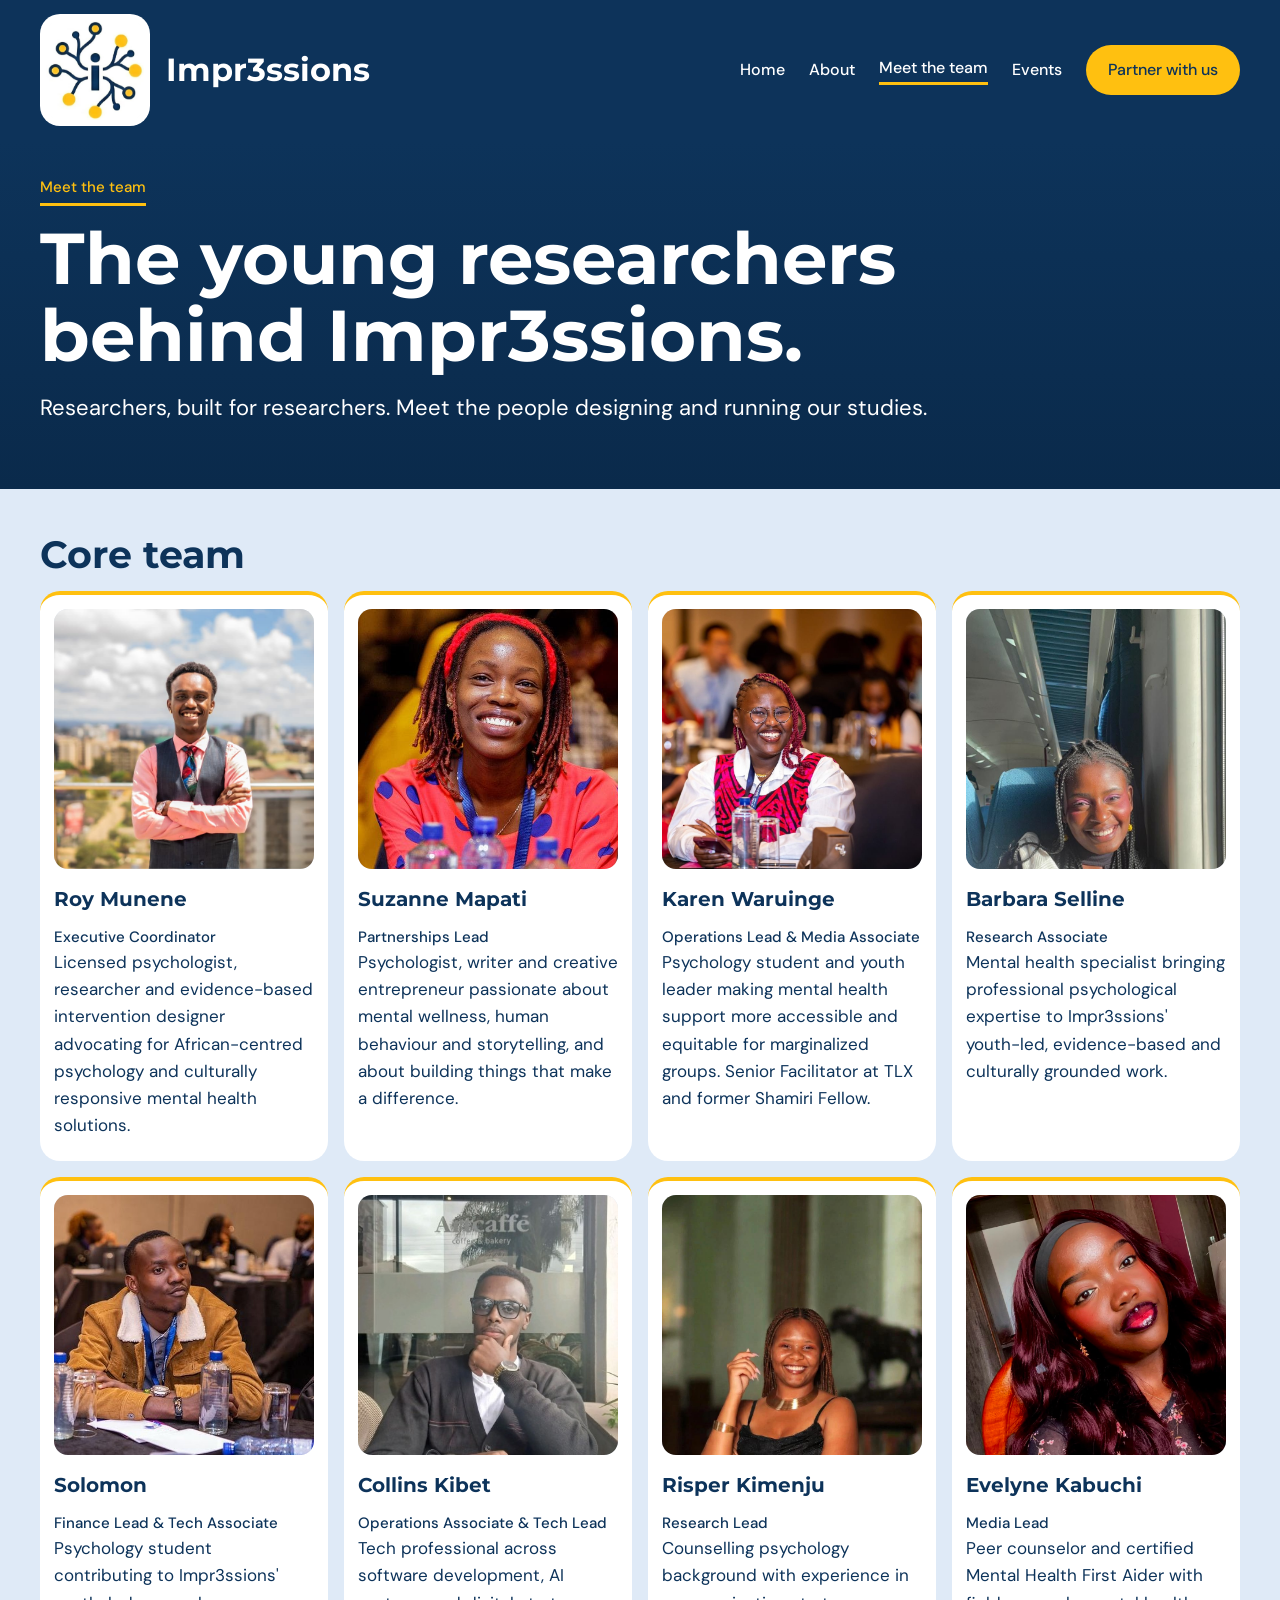
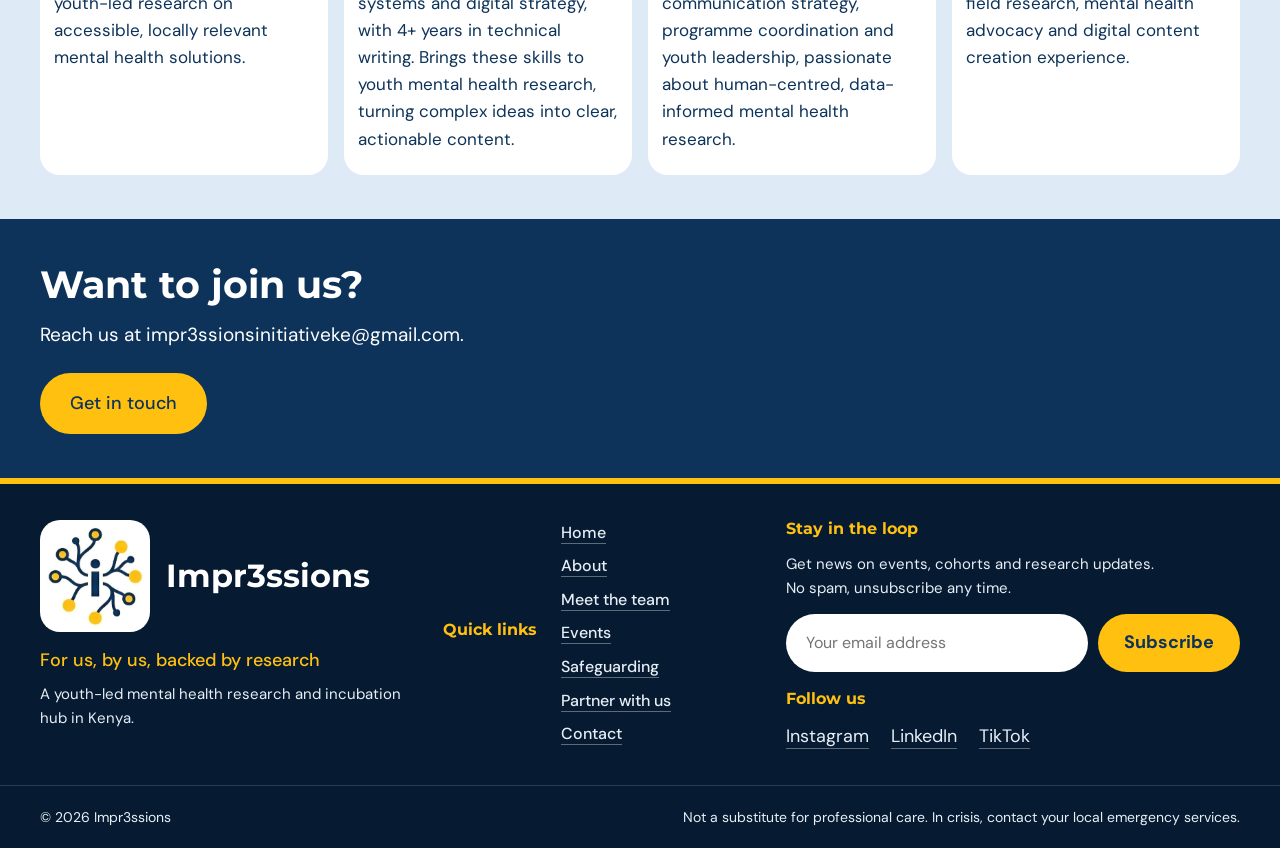
<file: Team.html>
<!doctype html>
<html lang="en">
<head>
<meta charset="utf-8">
<meta name="viewport" content="width=device-width, initial-scale=1">
<title>Meet the team | Impr3ssions</title>
<meta name="description" content="The researchers behind Impr3ssions.">
<link rel="preconnect" href="https://fonts.googleapis.com">
<link rel="preconnect" href="https://fonts.gstatic.com" crossorigin>
<link rel="stylesheet" href="https://fonts.googleapis.com/css2?family=Montserrat:wght@500;700&family=DM+Sans:wght@400;500&display=swap">
<link rel="icon" type="image/jpeg" href="impressionslogo.jpeg">
<link rel="stylesheet" href="style.css">
</head>
<body>
<header><div class="wrap"><a class="logo" href="index.html"><span class="logo-mark" role="img" aria-label="Impr3ssions logo"></span>Impr3ssions</a><nav aria-label="Main"><a href="index.html">Home</a><a href="about.html">About</a><a href="team.html" class=on aria-current=page>Meet the team</a><a href="events.html">Events</a><a class="pill" href="mailto:impr3ssionsinitiativeke@gmail.com">Partner with us</a></nav></div></header>
<main>
<section class="hero"><div class="wrap"><p class="kicker">Meet the team</p><h1>The young researchers behind Impr3ssions.</h1><p class="lead">Researchers, built for researchers. Meet the people designing and running our studies.</p></div></section><section class="sec white" id="core"><div class="wrap">
<h2>Core team</h2><div class="row team-grid">
<article class="card member"><div class="mphoto"><img src="images/Team%204.jpeg" alt="Roy Munene" loading="lazy" onerror="this.style.display='none'"></div><h3>Roy Munene</h3><div class="role">Executive Coordinator</div><p>Licensed psychologist, researcher and evidence-based intervention designer advocating for African-centred psychology and culturally responsive mental health solutions.</p></article>
<article class="card member"><div class="mphoto"><img src="images/Team%201.jpeg" alt="Suzanne Mapati" loading="lazy" onerror="this.style.display='none'"></div><h3>Suzanne Mapati</h3><div class="role">Partnerships Lead</div><p>Psychologist, writer and creative entrepreneur passionate about mental wellness, human behaviour and storytelling, and about building things that make a difference.</p></article>
<article class="card member"><div class="mphoto"><img src="images/Team%202.jpeg" alt="Karen Waruinge" loading="lazy" onerror="this.style.display='none'"></div><h3>Karen Waruinge</h3><div class="role">Operations Lead &amp; Media Associate</div><p>Psychology student and youth leader making mental health support more accessible and equitable for marginalized groups. Senior Facilitator at TLX and former Shamiri Fellow.</p></article>
<article class="card member"><div class="mphoto"><img src="images/Team%203.jpeg" alt="Barbara Selline" loading="lazy" onerror="this.style.display='none'"></div><h3>Barbara Selline</h3><div class="role">Research Associate</div><p>Mental health specialist bringing professional psychological expertise to Impr3ssions' youth-led, evidence-based and culturally grounded work.</p></article>
<article class="card member"><div class="mphoto"><img src="images/Team%205.jpeg" alt="Solomon" loading="lazy" onerror="this.style.display='none'"></div><h3>Solomon</h3><div class="role">Finance Lead &amp; Tech Associate</div><p>Psychology student contributing to Impr3ssions' youth-led research on accessible, locally relevant mental health solutions.</p></article>
<article class="card member"><div class="mphoto"><img src="images/Team%206.jpeg" alt="Collins Kibet" loading="lazy" onerror="this.style.display='none'"></div><h3>Collins Kibet</h3><div class="role">Operations Associate &amp; Tech Lead</div><p>Tech professional across software development, AI systems and digital strategy, with 4+ years in technical writing. Brings these skills to youth mental health research, turning complex ideas into clear, actionable content.</p></article>
<article class="card member"><div class="mphoto"><img src="images/Team%207.jpeg" alt="Risper Kimenju" loading="lazy" onerror="this.style.display='none'"></div><h3>Risper Kimenju</h3><div class="role">Research Lead</div><p>Counselling psychology background with experience in communication strategy, programme coordination and youth leadership, passionate about human-centred, data-informed mental health research.</p></article>
<article class="card member"><div class="mphoto"><img src="images/Team%208.jpeg" alt="Evelyne Kabuchi" loading="lazy" onerror="this.style.display='none'"></div><h3>Evelyne Kabuchi</h3><div class="role">Media Lead</div><p>Peer counselor and certified Mental Health First Aider with field research, mental health advocacy and digital content creation experience.</p></article>
</div>
</div></section>
<section class="sec dark" id="join"><div class="wrap">
<h2>Want to join us?</h2><p class="sub">Reach us at impr3ssionsinitiativeke@gmail.com.</p><a class="btn mint" href="https://mail.google.com/mail/?view=cm&amp;fs=1&amp;to=impr3ssionsinitiativeke@gmail.com&amp;su=Enquiry%20from%20the%20Impr3ssions%20website" target="_blank" rel="noopener">Get in touch</a>
</div></section>
</main>
<footer>
<div class="wrap fgrid">
<div class="fcol fbrand"><a class="logo flogo" href="index.html"><span class="logo-mark" role="img" aria-label="Impr3ssions logo"></span>Impr3ssions</a>
<p class="ftag">For us, by us, backed by research</p>
<p class="fsmall">A youth-led mental health research and incubation hub in Kenya.</p></div>
<nav class="fcol" aria-label="Quick links"><h2>Quick links</h2><ul>
<li><a href="index.html">Home</a></li><li><a href="about.html">About</a></li><li><a href="team.html">Meet the team</a></li><li><a href="events.html">Events</a></li><li><a href="about.html#ethics">Safeguarding</a></li><li><a href="about.html#partner">Partner with us</a></li><li><a href="mailto:impr3ssionsinitiativeke@gmail.com">Contact</a></li></ul></nav>
<div class="fcol fnews"><h2>Stay in the loop</h2>
<p class="fsmall">Get news on events, cohorts and research updates. No spam, unsubscribe any time.</p>
<form class="news" action="https://formspree.io/f/YOUR_FORM_ID" method="post">
<label for="nl-email" class="sr">Email address</label>
<input id="nl-email" type="email" name="email" placeholder="Your email address" required autocomplete="email">
<button type="submit">Subscribe</button></form>
<h2 class="fsoc">Follow us</h2>
<ul class="socials"><li><a href="https://www.instagram.com/impr3ssions.initiative/" target="_blank" rel="noopener">Instagram</a></li><li><a href="https://www.linkedin.com/company/impr3ssions-initiative-ke" target="_blank" rel="noopener">LinkedIn</a></li><li><a href="https://www.tiktok.com/@impr3ssions.initiative" target="_blank" rel="noopener">TikTok</a></li></ul></div>
</div>
<div class="fbar"><div class="wrap"><span>&copy; 2026 Impr3ssions</span><span>Not a substitute for professional care. In crisis, contact your local emergency services.</span></div></div>
</footer>
</body>
</html>
</file>
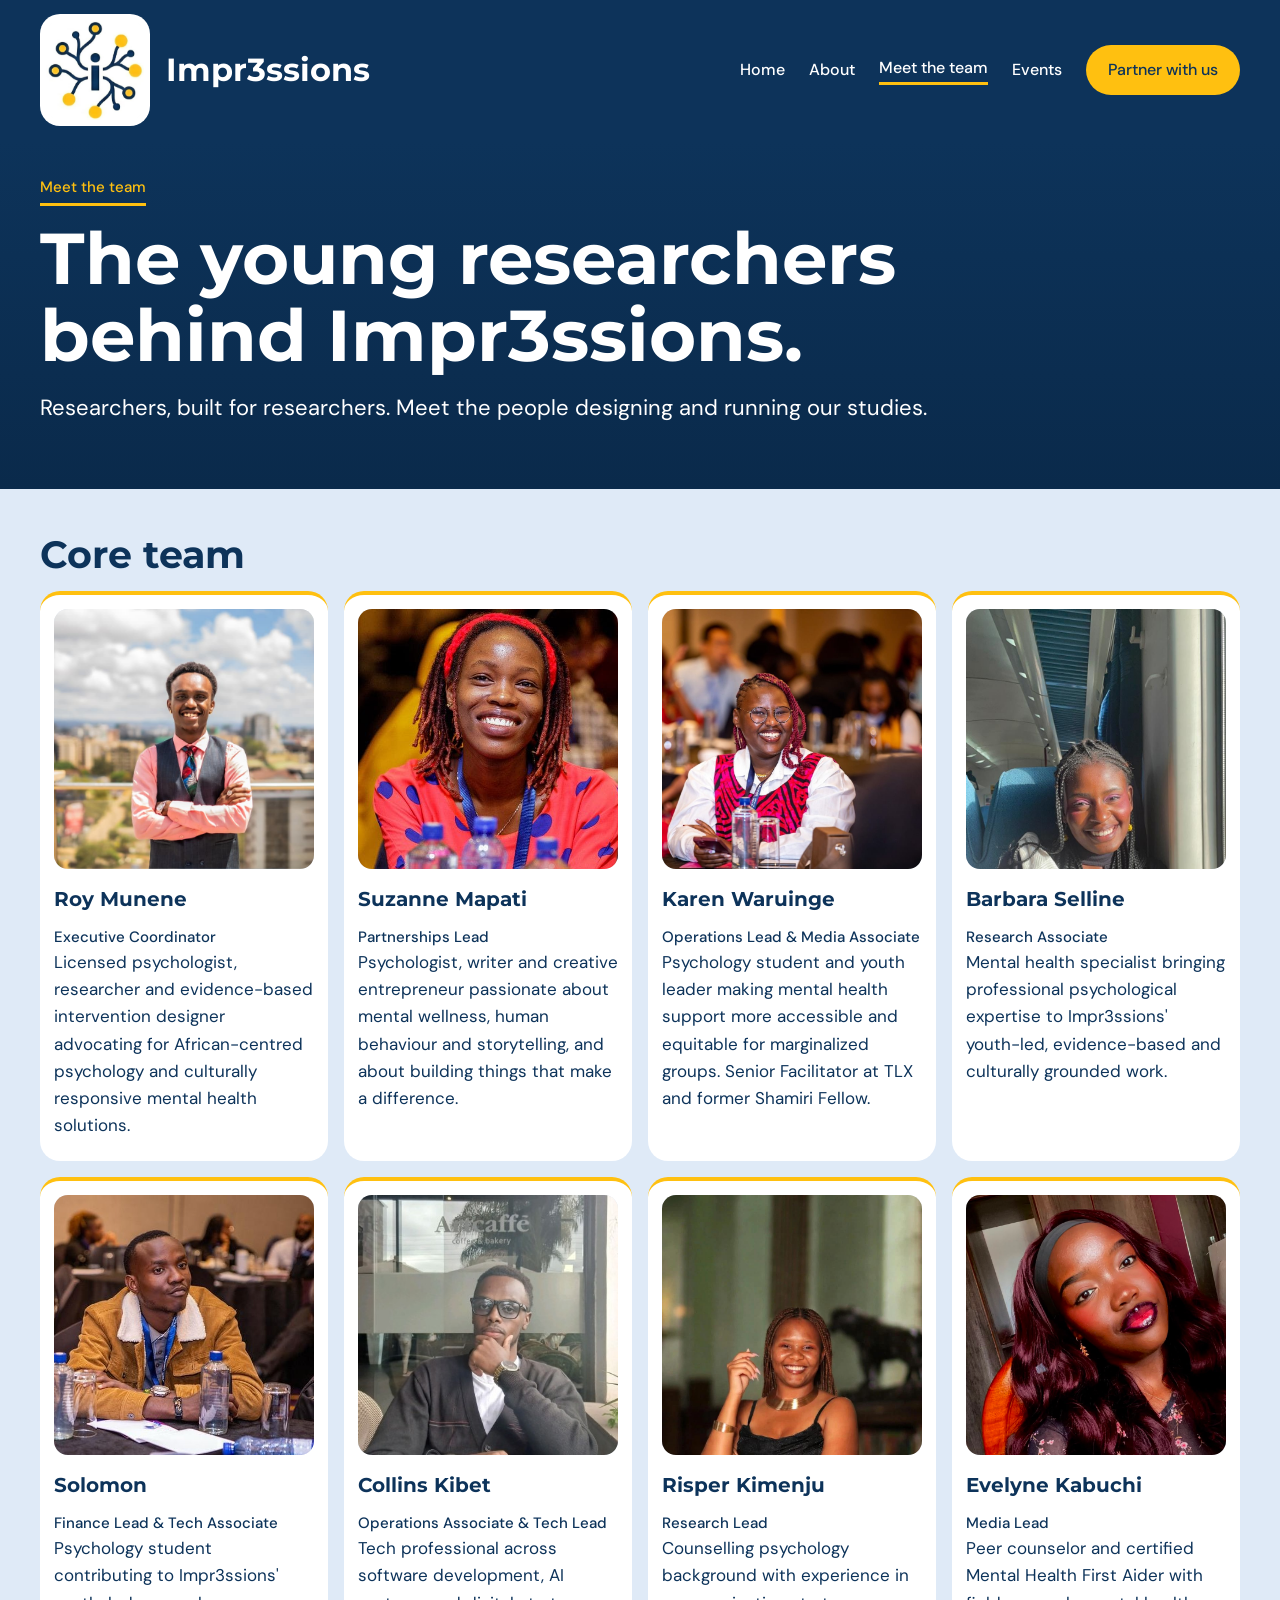
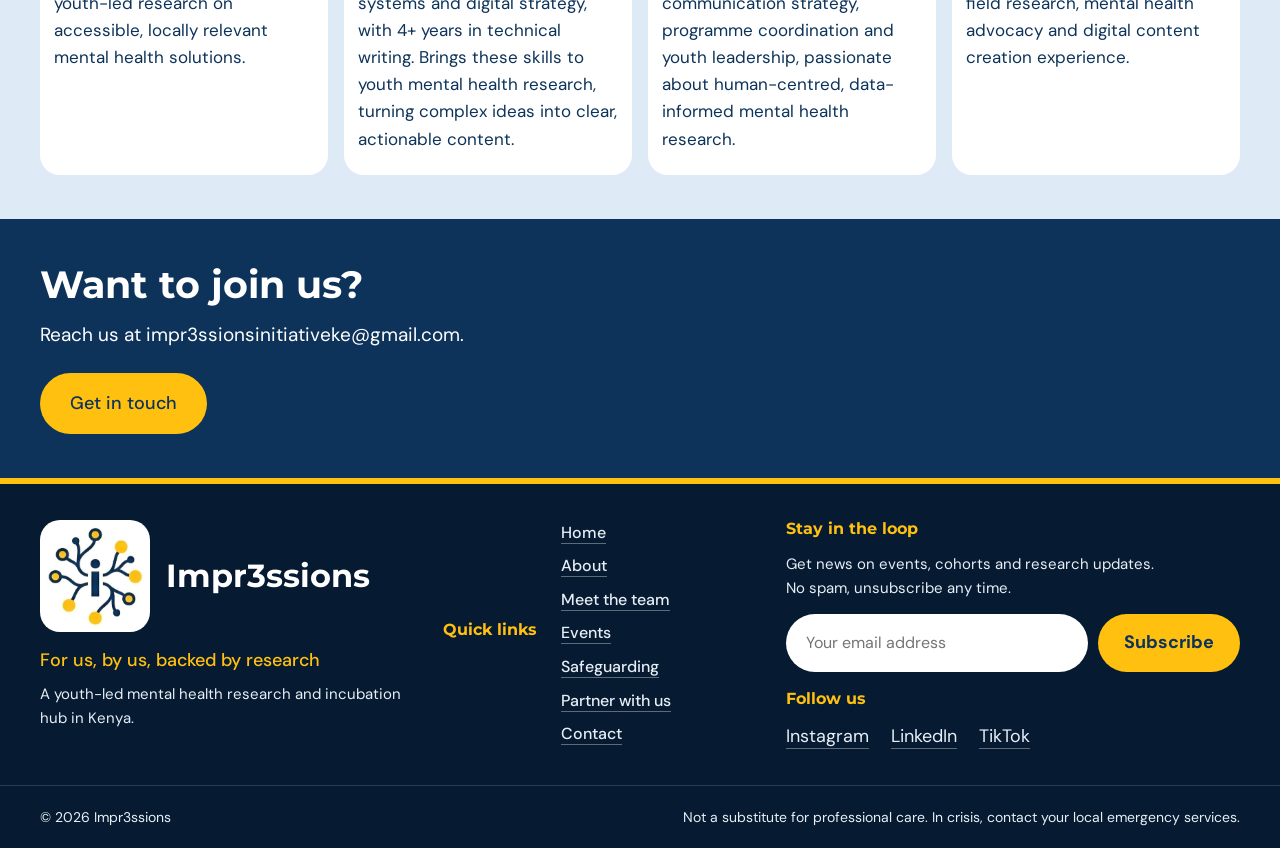
<file: team.html>
<!doctype html>
<html lang="en">
<head>
<meta charset="utf-8">
<meta name="viewport" content="width=device-width, initial-scale=1">
<title>Meet the team | Impr3ssions</title>
<meta name="description" content="The researchers behind Impr3ssions.">
<meta name="theme-color" content="#0D335A">
<link rel="preconnect" href="https://fonts.googleapis.com">
<link rel="preconnect" href="https://fonts.gstatic.com" crossorigin>
<link rel="stylesheet" href="https://fonts.googleapis.com/css2?family=Montserrat:wght@500;700&family=DM+Sans:wght@400;500&display=swap">
<link rel="icon" type="image/jpeg" href="impressionslogo.jpeg">
<link rel="stylesheet" href="style.css">
</head>
<body>
<header><div class="wrap"><a class="logo" href="index.html"><span class="logo-mark" role="img" aria-label="Impr3ssions logo"></span>Impr3ssions</a><nav aria-label="Main"><a href="index.html">Home</a><a href="about.html">About</a><a href="team.html" class=on aria-current=page>Meet the team</a><a href="events.html">Events</a><a class="pill" href="mailto:impr3ssionsinitiativeke@gmail.com">Partner with us</a></nav></div></header>
<main>
<section class="hero"><div class="wrap"><p class="kicker">Meet the team</p><h1>The young researchers behind Impr3ssions.</h1><p class="lead">Researchers, built for researchers. Meet the people designing and running our studies.</p></div></section><section class="sec white" id="core"><div class="wrap">
<h2>Core team</h2><div class="row team-grid">
<article class="card member"><div class="mphoto"><img src="images/Team%204.jpeg" alt="Roy Munene" loading="lazy" onerror="this.style.display='none'"></div><h3>Roy Munene</h3><div class="role">Executive Coordinator</div><p>Licensed psychologist, researcher and evidence-based intervention designer advocating for African-centred psychology and culturally responsive mental health solutions.</p></article>
<article class="card member"><div class="mphoto"><img src="images/Team%201.jpeg" alt="Suzanne Mapati" loading="lazy" onerror="this.style.display='none'"></div><h3>Suzanne Mapati</h3><div class="role">Partnerships Lead</div><p>Psychologist, writer and creative entrepreneur passionate about mental wellness, human behaviour and storytelling, and about building things that make a difference.</p></article>
<article class="card member"><div class="mphoto"><img src="images/Team%202.jpeg" alt="Karen Waruinge" loading="lazy" onerror="this.style.display='none'"></div><h3>Karen Waruinge</h3><div class="role">Operations Lead &amp; Media Associate</div><p>Psychology student and youth leader making mental health support more accessible and equitable for marginalized groups. Senior Facilitator at TLX and former Shamiri Fellow.</p></article>
<article class="card member"><div class="mphoto"><img src="images/Team%203.jpeg" alt="Barbara Selline" loading="lazy" onerror="this.style.display='none'"></div><h3>Barbara Selline</h3><div class="role">Research Associate</div><p>Mental health specialist bringing professional psychological expertise to Impr3ssions' youth-led, evidence-based and culturally grounded work.</p></article>
<article class="card member"><div class="mphoto"><img src="images/Team%205.jpeg" alt="Solomon" loading="lazy" onerror="this.style.display='none'"></div><h3>Solomon</h3><div class="role">Finance Lead &amp; Tech Associate</div><p>Psychology student contributing to Impr3ssions' youth-led research on accessible, locally relevant mental health solutions.</p></article>
<article class="card member"><div class="mphoto"><img src="images/Team%206.jpeg" alt="Collins Kibet" loading="lazy" onerror="this.style.display='none'"></div><h3>Collins Kibet</h3><div class="role">Operations Associate &amp; Tech Lead</div><p>Tech professional across software development, AI systems and digital strategy, with 4+ years in technical writing. Brings these skills to youth mental health research, turning complex ideas into clear, actionable content.</p></article>
<article class="card member"><div class="mphoto"><img src="images/Team%207.jpeg" alt="Risper Kimenju" loading="lazy" onerror="this.style.display='none'"></div><h3>Risper Kimenju</h3><div class="role">Research Lead</div><p>Counselling psychology background with experience in communication strategy, programme coordination and youth leadership, passionate about human-centred, data-informed mental health research.</p></article>
<article class="card member"><div class="mphoto"><img src="images/Team%208.jpeg" alt="Evelyne Kabuchi" loading="lazy" onerror="this.style.display='none'"></div><h3>Evelyne Kabuchi</h3><div class="role">Media Lead</div><p>Peer counselor and certified Mental Health First Aider with field research, mental health advocacy and digital content creation experience.</p></article>
</div>
</div></section>
<section class="sec dark" id="join"><div class="wrap">
<h2>Want to join us?</h2><p class="sub">Reach us at impr3ssionsinitiativeke@gmail.com.</p><a class="btn mint" href="https://mail.google.com/mail/?view=cm&amp;fs=1&amp;to=impr3ssionsinitiativeke@gmail.com&amp;su=Enquiry%20from%20the%20Impr3ssions%20website" target="_blank" rel="noopener">Get in touch</a>
</div></section>
</main>
<footer>
<div class="wrap fgrid">
<div class="fcol fbrand"><a class="logo flogo" href="index.html"><span class="logo-mark" role="img" aria-label="Impr3ssions logo"></span>Impr3ssions</a>
<p class="ftag">For us, by us, backed by research</p>
<p class="fsmall">A youth-led mental health research and incubation hub in Kenya.</p></div>
<nav class="fcol" aria-label="Quick links"><h2>Quick links</h2><ul>
<li><a href="index.html">Home</a></li><li><a href="about.html">About</a></li><li><a href="team.html">Meet the team</a></li><li><a href="events.html">Events</a></li><li><a href="about.html#ethics">Safeguarding</a></li><li><a href="about.html#partner">Partner with us</a></li><li><a href="mailto:impr3ssionsinitiativeke@gmail.com">Contact</a></li></ul></nav>
<div class="fcol fnews"><h2>Stay in the loop</h2>
<p class="fsmall">Get news on events, cohorts and research updates. No spam, unsubscribe any time.</p>
<form class="news" action="https://formspree.io/f/YOUR_FORM_ID" method="post">
<label for="nl-email" class="sr">Email address</label>
<input id="nl-email" type="email" name="email" placeholder="Your email address" required autocomplete="email">
<button type="submit">Subscribe</button></form>
<h2 class="fsoc">Follow us</h2>
<ul class="socials"><li><a href="https://www.instagram.com/impr3ssions.initiative/" target="_blank" rel="noopener">Instagram</a></li><li><a href="https://www.linkedin.com/company/impr3ssions-initiative-ke" target="_blank" rel="noopener">LinkedIn</a></li><li><a href="https://www.tiktok.com/@impr3ssions.initiative" target="_blank" rel="noopener">TikTok</a></li></ul></div>
</div>
<div class="fbar"><div class="wrap"><span>&copy; 2026 Impr3ssions</span><span>Not a substitute for professional care. In crisis, contact your local emergency services.</span></div></div>
</footer>
</body>
</html>
</file>
<file: style.css>
/* Impr3ssions - shared styles. Brand colors from the logo: navy #0D335A, gold #FFC010. Change them in :root. */
:root{--navy:#0D335A;--gold:#FFC010;--accent:#0D335A;--ink:#0D335A;--mist:#F4F6FA;--white:#FFFFFF;--mint:#FFC010;--soft:#DCE5F0;--page:#FDF0C4;--tint:#DFEAF7}
*{box-sizing:border-box}
body{margin:0;background:var(--page);color:var(--ink);font-family:'DM Sans',sans-serif;font-size:18px;line-height:1.6}
h1,h2,h3,.logo{font-family:'Montserrat',sans-serif;margin:0}
a{color:inherit;text-decoration:none}
a:hover{opacity:.75}
a:focus-visible{outline:3px solid var(--accent);outline-offset:3px}
.wrap{max-width:1280px;margin:0 auto;padding:0 40px}
.sec{padding:44px 0}
.white{background:var(--tint)}.dark{background:var(--ink);color:var(--mist)}
header .wrap{display:flex;flex-wrap:wrap;gap:16px;align-items:center;justify-content:space-between;padding-top:14px;padding-bottom:14px}
.logo{font-weight:700;font-size:28px}.logo{display:flex;align-items:center;gap:12px}/* Crops the logo mark out of your impressionslogo file. If yours is .jpg/.jpeg/.webp, change the extension below. */
.logo-mark{flex:none;width:82px;height:84px;background:url('impressionslogo.jpeg') no-repeat;background-size:185px auto;background-position:-51px -15px}
nav{display:flex;flex-wrap:wrap;gap:24px;align-items:center;font-weight:500;font-size:16px}
nav a.on{border-bottom:3px solid var(--gold);padding-bottom:2px}
.pill{display:inline-block;background:var(--ink);color:var(--mist);padding:12px 22px;border-radius:999px;font-weight:500}
nav a.pill.on{border-bottom:0;padding-bottom:12px}
.btn{display:inline-block;background:var(--navy);color:#fff;padding:16px 30px;border-radius:999px;font-weight:500}
.btn.line{background:transparent;color:var(--ink);padding:14px 28px;border:2px solid var(--ink)}
.btn.mint{background:var(--gold);color:var(--navy)}.btn.gold{background:var(--gold);color:var(--navy)}
.kicker{font-weight:500;color:var(--navy);font-size:15px;margin:0;display:inline-block;border-bottom:3px solid var(--gold);padding-bottom:4px}.dark .kicker{color:var(--gold);border-color:var(--gold)}
.hero{padding:32px 0 40px}
.hero h1{font-weight:700;font-size:clamp(38px,5.8vw,72px);line-height:1.07;margin:14px 0 16px;max-width:1100px}
.hero p.lead{max-width:960px;margin:0 0 24px;font-size:22px}
h2{font-size:38px;line-height:1.15;margin-bottom:14px;max-width:none}
.sub{max-width:none;margin:0 0 22px;font-size:19px}
.row{display:flex;flex-wrap:wrap;gap:16px}
.card{flex:1 1 240px;background:var(--white);border-radius:20px;padding:22px}
.card.w{background:var(--white)}
.card h3{font-size:20px;margin:8px 0 10px}.card p{margin:0;font-size:17px}
.num{font-family:'Montserrat',sans-serif;font-weight:700;color:var(--accent);font-size:15px}
.stat{flex:1 1 200px;border-top:4px solid var(--gold);padding-top:14px}
.stat b{font-family:'Montserrat',sans-serif;font-size:52px;line-height:1;display:block}
.stat p{margin:8px 0 0;font-size:16px}
.mv{flex:1 1 380px}.mv p{font-size:21px;line-height:1.4;margin:8px 0 0}
.rule{flex:1 1 260px;border-top:4px solid var(--gold);padding-top:14px}
.photo{width:96px;height:96px;border-radius:999px;background:var(--soft);display:flex;align-items:center;justify-content:center;font-family:'Montserrat',sans-serif;font-weight:700;font-size:28px;color:var(--accent);overflow:hidden}
.photo img{width:100%;height:100%;object-fit:cover}
.role{color:var(--accent);font-weight:500;font-size:15px}
.event{flex:1 1 100%;display:flex;flex-wrap:wrap;gap:20px;align-items:center;background:var(--white);border-radius:20px;padding:18px 24px}
.event .date{font-family:'Montserrat',sans-serif;font-weight:700;color:var(--accent);flex:0 0 150px}
.event .body{flex:1 1 280px}.event h3{font-size:20px;margin:0 0 4px}.event p{margin:0;font-size:15px}
.event .pill{padding:10px 22px}

.card{border-top:4px solid var(--gold)}.card.w{border-top-color:var(--navy)}

/* Slideshow: add or remove <figure class="slide"> blocks in index.html */
.slider{position:relative;aspect-ratio:16/9;max-height:480px;width:100%;background:var(--navy);border-radius:20px;overflow:hidden;border-bottom:6px solid var(--gold)}
.slide{position:absolute;inset:0;margin:0;opacity:0;transition:opacity .8s ease;pointer-events:none}
.slide.on{opacity:1;pointer-events:auto}
.slide img{width:100%;height:100%;object-fit:cover;display:block}
.sbtn{position:absolute;top:50%;transform:translateY(-50%);width:48px;height:48px;border-radius:999px;border:0;background:var(--gold);color:var(--navy);font-size:28px;line-height:1;cursor:pointer}
.sbtn:hover{opacity:.85}.sbtn:focus-visible,.dots button:focus-visible{outline:3px solid #fff;outline-offset:3px}
.prev{left:16px}.next{right:16px}
.dots{position:absolute;right:20px;bottom:18px;display:flex;gap:8px}
.dots button{width:12px;height:12px;border-radius:999px;border:2px solid #fff;background:transparent;padding:0;cursor:pointer}
.dots button[aria-selected=true]{background:var(--gold);border-color:var(--gold)}
@media (max-width:600px){.slider{aspect-ratio:4/3}.sbtn{width:40px;height:40px}}
@media (prefers-reduced-motion:reduce){.slide{transition:none}}

/* Footer */
footer{background:#08243F;color:#E8EEF6;border-top:6px solid var(--gold);margin-top:0}
footer a:focus-visible,footer button:focus-visible,footer input:focus-visible{outline:3px solid var(--gold);outline-offset:3px}
.fgrid{display:flex;flex-wrap:wrap;gap:28px;padding-top:36px;padding-bottom:30px}
.fcol{flex:1 1 220px}.fbrand{flex:1.2 1 260px}.fnews{flex:1.4 1 320px}
footer h2{font-size:16px;color:var(--gold);margin:0 0 14px}
footer ul{list-style:none;margin:0;padding:0}footer li{margin:0 0 8px}
.flogo{color:#fff}.ftag{color:var(--gold);font-weight:500;margin:14px 0 8px}
.fsmall{font-size:15px;margin:0 0 14px;max-width:380px}
.news{display:flex;flex-wrap:wrap;gap:10px;margin-bottom:18px}
.news input{flex:1 1 200px;padding:14px 18px;border-radius:999px;border:2px solid transparent;font:inherit;font-size:16px;color:var(--navy)}
.news button{padding:14px 26px;border-radius:999px;border:0;background:var(--gold);color:var(--navy);font:inherit;font-weight:700;cursor:pointer}
.news button:hover{opacity:.85}
.socials{display:flex;flex-wrap:wrap;gap:10px 22px}.socials li{margin:0}
.socials a,footer li a{border-bottom:1px solid rgba(255,255,255,.35)}
.sr{position:absolute;width:1px;height:1px;overflow:hidden;clip:rect(0 0 0 0)}
.fbar{border-top:1px solid rgba(255,255,255,.15);font-size:14px}
.fbar .wrap{display:flex;flex-wrap:wrap;gap:12px;justify-content:space-between;padding-top:20px;padding-bottom:20px}

@media (max-width:600px){.wrap{padding:0 20px}.sec{padding:32px 0}.hero{padding:20px 0 28px}}

.hero{background:linear-gradient(180deg,var(--page),#FBE39A)}
@media (max-width:600px){.wrap{padding:0 20px}}

@media (max-width:600px){.logo{font-size:22px}.logo-mark{width:62px;height:64px;background-size:141px auto;background-position:-39px -12px}}

/* ===== Mixed theme: navy header, hero, call-to-action and footer; light reading sections ===== */
:root{--page:#FDF0C4;--tint:#DFEAF7;--deep:#061B31}
body{background:var(--page);color:var(--navy)}
a:focus-visible{outline-color:var(--navy)}
header a:focus-visible,.hero a:focus-visible,.dark a:focus-visible{outline-color:var(--gold)}
header{background:var(--navy);color:#fff}
.hero{background:linear-gradient(180deg,var(--navy),#0A2A4B);color:#fff}
.dark{background:var(--navy);color:#fff}
.white{background:var(--tint)}
.kicker{color:var(--navy);border-color:var(--gold)}
.hero .kicker,.dark .kicker{color:var(--gold)}
.pill{background:var(--gold);color:var(--navy)}
.btn{background:var(--navy);color:#fff}
.btn.line{background:transparent;color:var(--navy);border:2px solid var(--navy)}
.hero .btn,.dark .btn{background:var(--gold);color:var(--navy)}
.hero .btn.line{background:transparent;color:#fff;border:2px solid #fff}
.card,.card.w{background:#fff;color:var(--navy);border-top-color:var(--gold)}
.num,.role,.event .date{color:var(--navy)}
.event{background:#fff}
.photo{background:var(--soft);color:var(--navy)}
.slider{background:var(--navy)}
footer{background:var(--deep)}
/* the logo file has a white background, so it sits on a white badge */
.logo-mark{background-color:#fff;border-radius:14px;box-shadow:0 0 0 6px #fff;margin:6px 10px 6px 6px}

/* Team cards with photos */
.member{flex:1 1 calc(25% - 12px);min-width:220px;padding:14px 14px 22px}
.mphoto{aspect-ratio:1/1;border-radius:14px;overflow:hidden;background:var(--soft);margin-bottom:14px}
.mphoto img{width:100%;height:100%;object-fit:cover;object-position:center top;display:block}
.member h3{margin-top:0}

/* Team grid: every card the same size */
.team-grid{display:grid;grid-template-columns:repeat(4,minmax(0,1fr));gap:16px;align-items:stretch}
.team-grid .member{flex:none;min-width:0;width:auto;display:flex;flex-direction:column;padding:14px 14px 22px}
.team-grid .mphoto{position:relative;width:100%;aspect-ratio:1/1;flex:none}
.team-grid .mphoto img{position:absolute;inset:0;width:100%;height:100%;object-fit:cover;object-position:center top}
@media (max-width:1000px){.team-grid{grid-template-columns:repeat(2,minmax(0,1fr))}}
@media (max-width:520px){.team-grid{grid-template-columns:1fr}}

/* Larger logo */
.logo{font-size:32px}
.logo-mark{width:98px;height:100px;background-size:221px auto;background-position:-60px -18px}
@media (max-width:600px){.logo{font-size:24px}.logo-mark{width:70px;height:72px;background-size:159px auto;background-position:-43px -13px}}

/* Slideshow fade: each photo fades out as the next fades in (5 s per photo) */
.slide{transition:opacity 1.2s ease-in-out}
.slide.on{z-index:1}
.sbtn,.dots,.pausebtn{z-index:3}
.pausebtn{position:absolute;left:16px;bottom:16px;border:0;border-radius:999px;background:var(--gold);color:var(--navy);font:inherit;font-weight:700;font-size:14px;padding:8px 16px;cursor:pointer}
.pausebtn:hover{opacity:.85}
</file>
